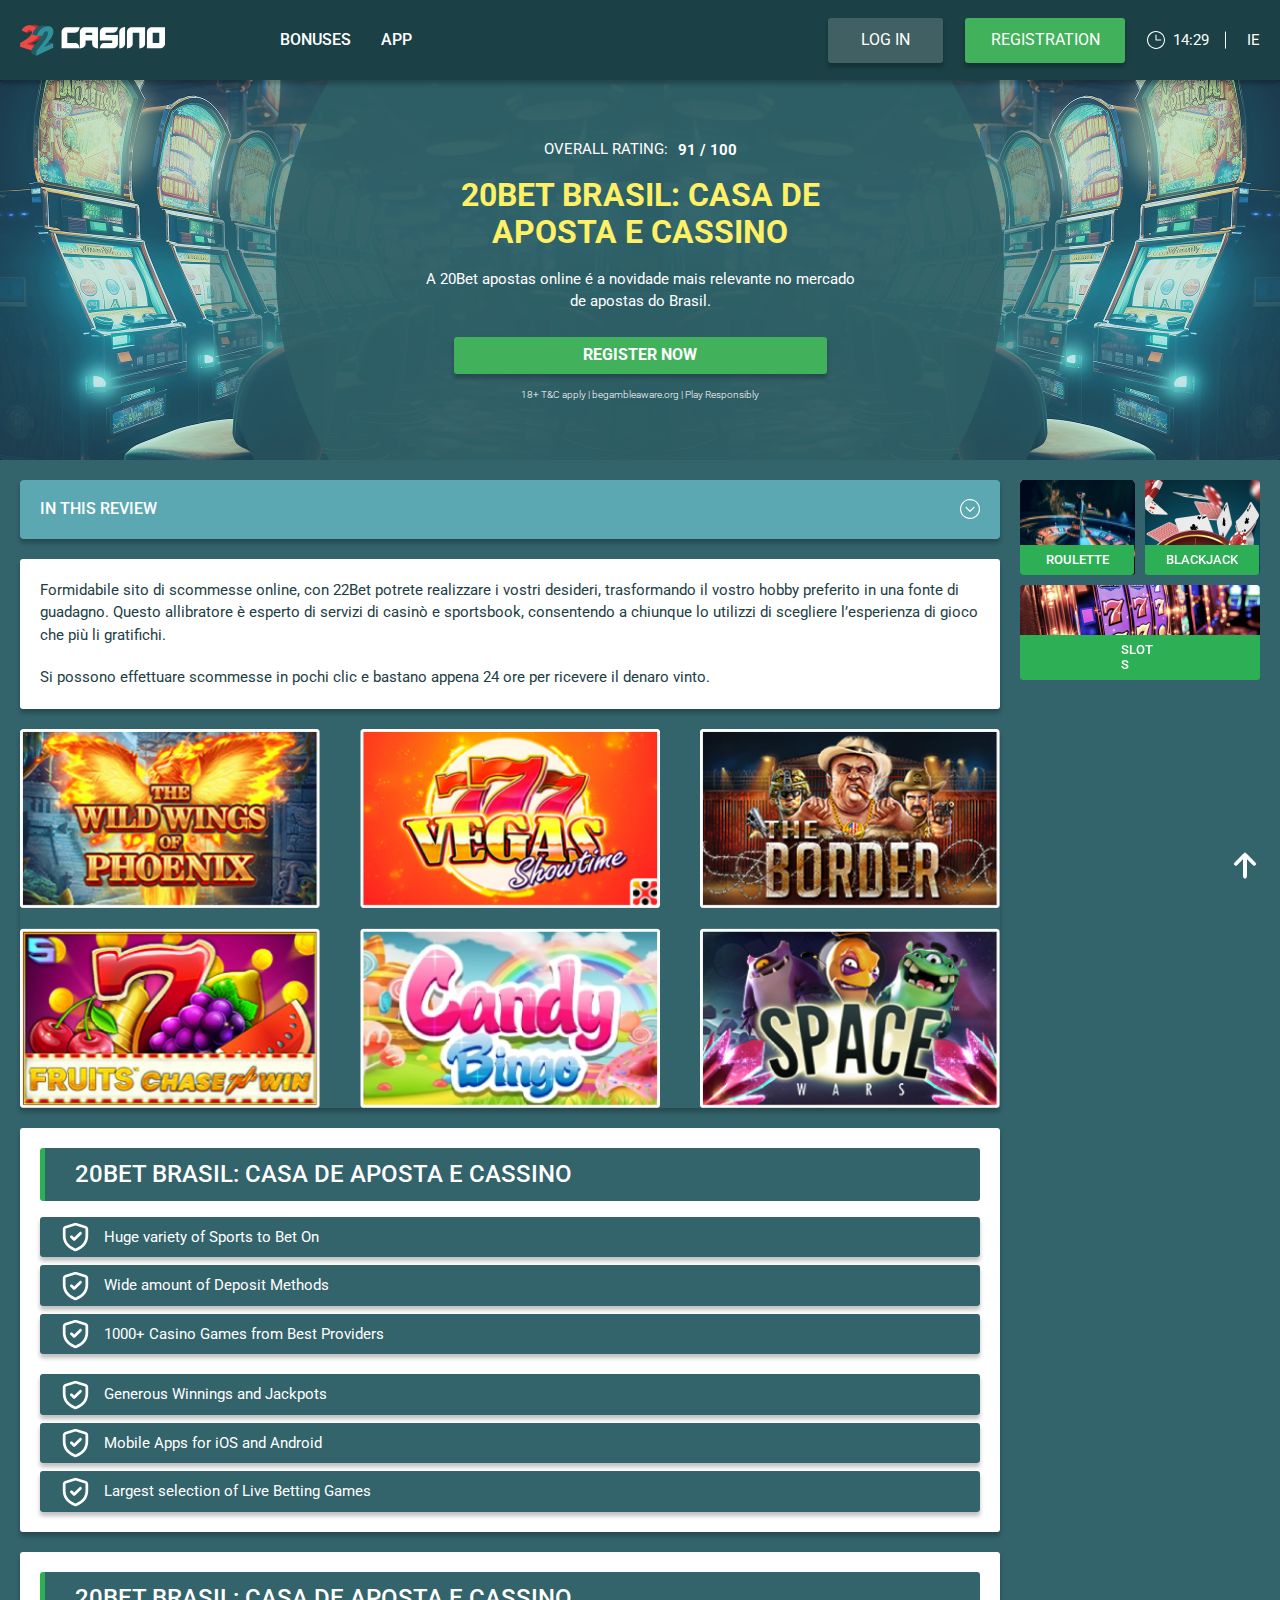
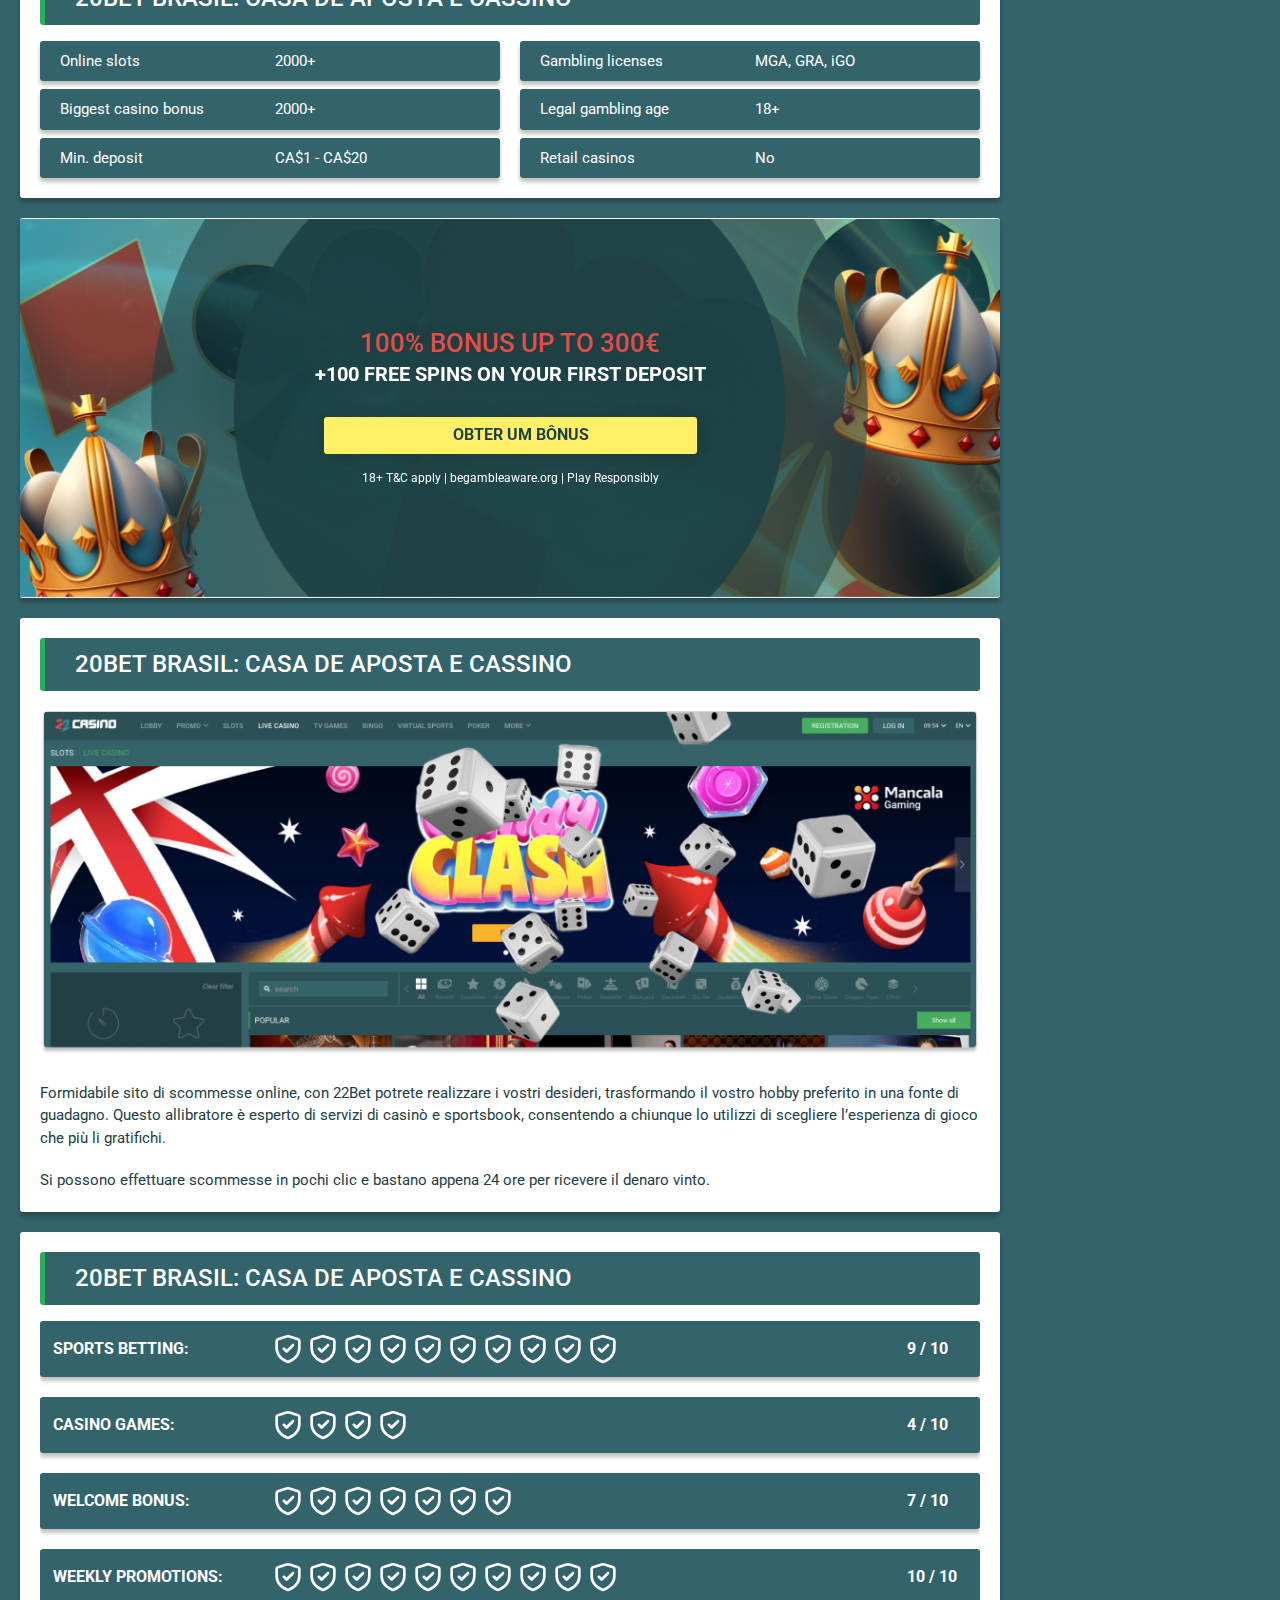
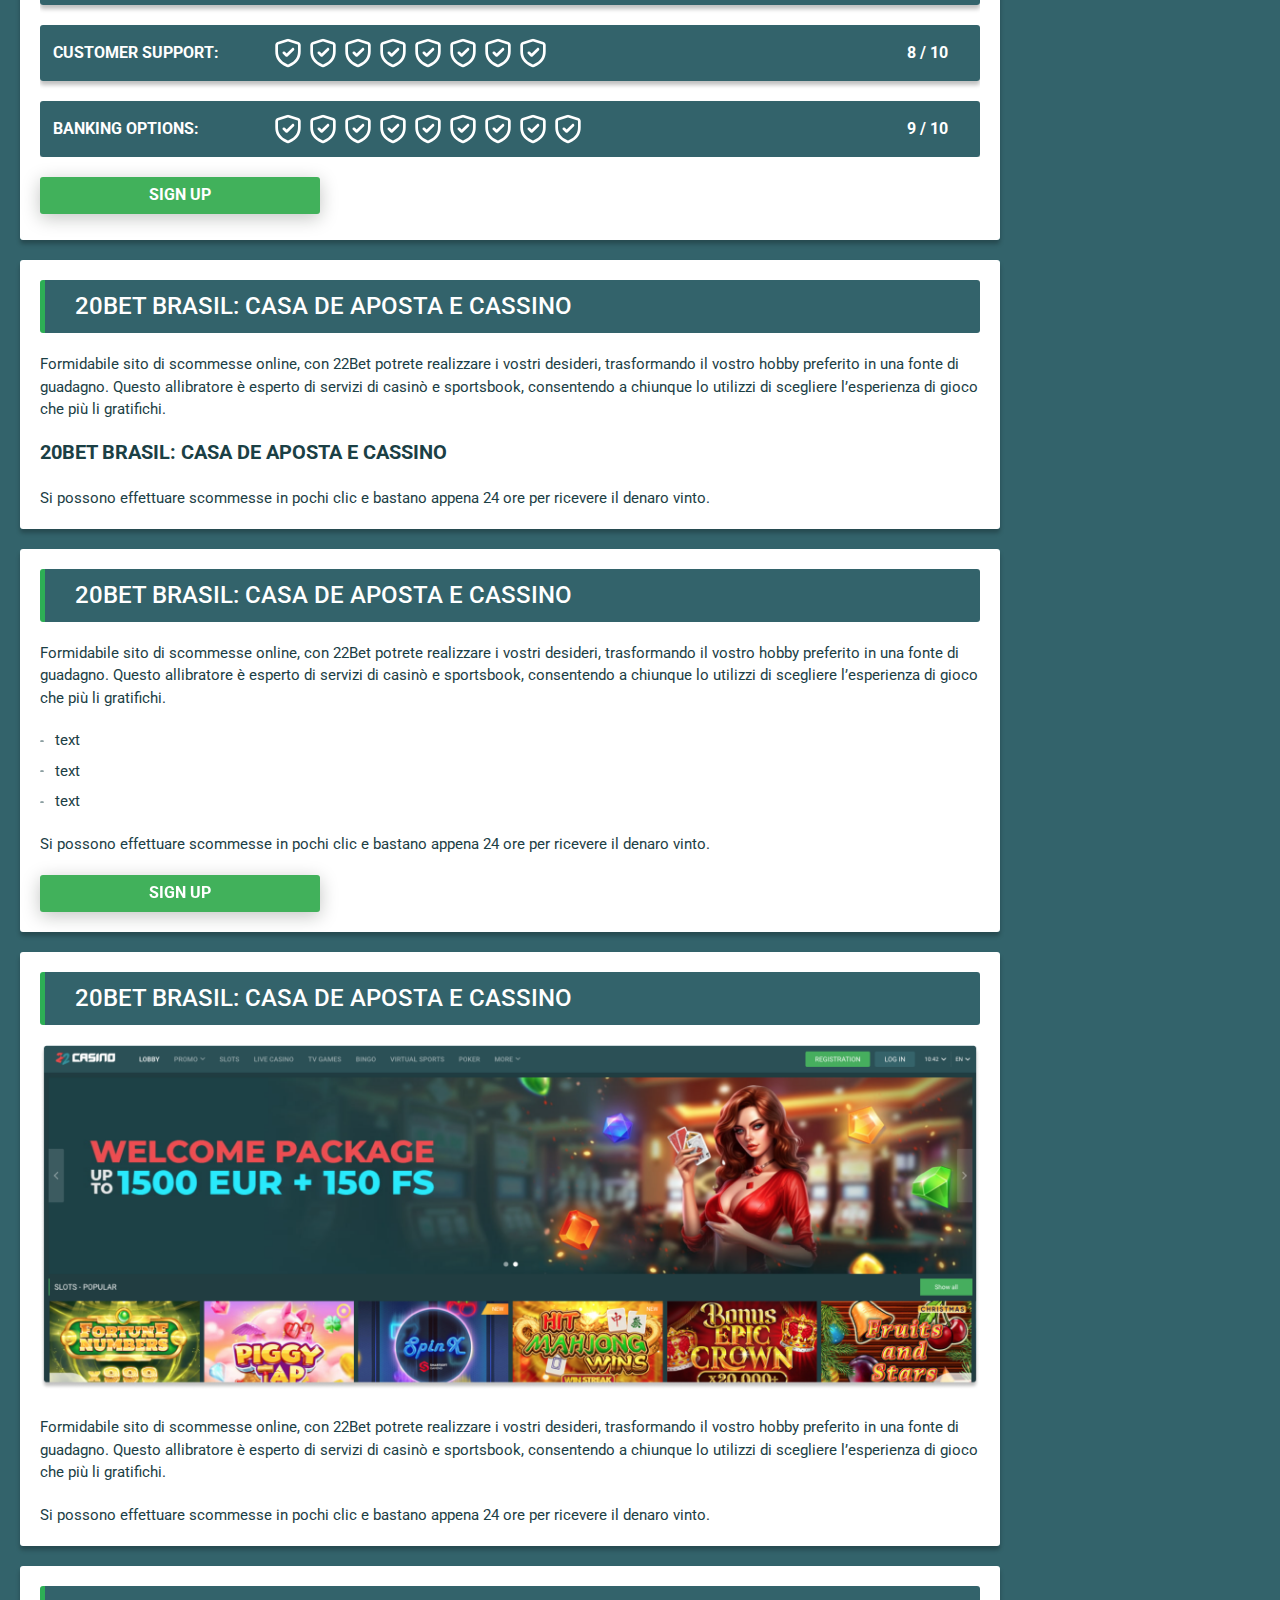
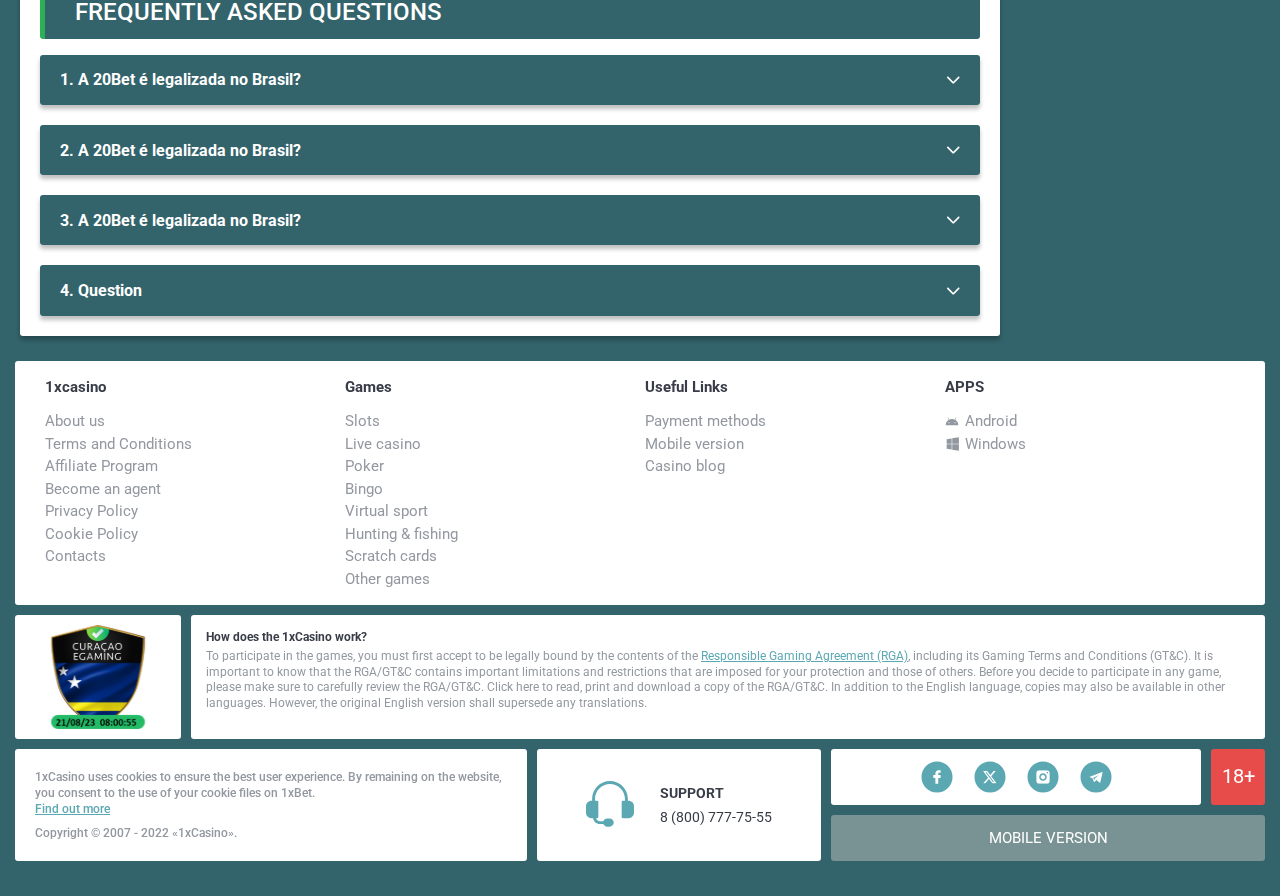
<file: index.html>
<!DOCTYPE html>
<html lang="ie">
  <head>
    <meta charset="UTF-8" />
   
    <meta name="viewport" content="width=device-width, initial-scale=1.0" />
    <title>20Bet Brasil: casa de aposta e cassino</title>
    <meta name="description" content />
    <meta property="og:site_name" content />
    <meta property="og:title" content />
    <meta property="og:type" content="website" />
    <meta property="og:url" content />
    <meta property="og:image" content />
    <meta property="og:image:alt" content />
    <meta property="og:locale" content="ie" />
    <meta property="og:description" content />
    <link rel="preconnect" href="https://fonts.googleapis.com" />
    <link rel="preconnect" href="https://fonts.gstatic.com" crossorigin />
    <link
      href="https://fonts.googleapis.com/css2?family=Poppins&family=Roboto:wght@400;500;700&display=swap"
      rel="stylesheet"
    />
    <link rel="stylesheet" href="./css/reset.css" />
    <link rel="stylesheet" href="./css/main.css" />
    <link rel="stylesheet" href="./css/media.css"/>
    <link rel="icon" href="./images/favicon.png" type="image/x-icon"/>
    <script
    src="https://code.jquery.com/jquery-3.6.1.min.js"
    integrity="sha256-o88AwQnZB+VDvE9tvIXrMQaPlFFSUTR+nldQm1LuPXQ="
    crossorigin="anonymous"
  ></script>
  </head>
  <body>
    <header class="header">
      <section class="content header__content">
        <a href="#" class="logo header__logo"
          ><img src="./images/logo.svg" alt="logo" title
        /></a>
        <button class="header__btn-menu" >
          <svg width="16px" height="16px" viewBox="0 0 16 16" xmlns="http://www.w3.org/2000/svg">
              <rect y="0" width="16" height="3" rx="1.5"></rect>
              <rect y="6.5" width="16" height="3" rx="1.5"></rect>
              <rect y="13" width="16" height="3" rx="1.5"></rect>
            </svg>
        </button>

          <nav class="menu header__menu">
            <ul class="header__menu-list">
               
              <li>
                <a href="#">
                 Bonuses
                </a>
              </li>
              <li>
                <a href="#">
                 App
                </a>
              </li>
            </ul>
            <div class="header__button header__button-menu " >
              <a href="#" class="button  button__login-menu">log in</a>
              <a href="#" class="button button__menu">registration</a>
            </div>
           
          </nav>
            <a href="#" class="button button__login">log in</a>
            <a href="#" class="button button__singup">registration</a>
            <div id="clock" class="header__time">00:00</div>
            <a href="" class="header__flag">
                <span>ie</span>
                
              </a>
      </section>
    </header>
     <main class="main home main-page">
      <section class=" hero hero__page ">
           
        <div class="background background-page">
          <img src="./images/main/bg-main.png" alt="hero" title />
          
        </div>
        <div class="hero__wrapper hero__wrapper-page">
          <div class="hero__data hero__data-page">
            <div class="hero__rating" itemscope itemtype="http://schema.org/Game">
              <p>Overall Rating:</p>
              <meta itemprop="name" content="https://22casino22.ie/">
              <span itemprop="aggregateRating" itemscope itemtype="http://schema.org/AggregateRating">
                <span itemprop="ratingValue">91</span>
              <span>/</span> 
              <span itemprop="bestRating">100</span>
              <meta itemprop="reviewCount" content="100">
              </span>
            </div>
            <h1 class="title general hero__title">
              20Bet Brasil: casa de aposta e cassino
            </h1>
            <p>A 20Bet apostas online é a novidade mais relevante no mercado de apostas do Brasil.</p>
            <a href="#" class="button  hero__button">REGISTER NOW</a>
            <span class="hero__span">18+ T&C apply | begambleaware.org | Play Responsibly</span>
          </div>
         
        </div>
      </section>
      <section class="main__wrap main__wrap-page">
        <aside class="sidebar sidebar-left ">
           
              
                <div class="sidebar-left__review">
                  <div class="menu__review-desk sidebar__desk">In this review</div>
                  <ul class="menu__review sidebar__list">
                    <li><a href="#">Review of 20Bet</a></li>
                    <li><a href="#">Registration</a></li>
                    <li><a href="#">Layouts and navigation</a></li>
                    <li><a href="#">20Bet Betting </a></li>
                    <li><a href="#">Sports offers</a></li>
                    <li><a href="#">Sports betting</a></li>
                    <li><a href="#">Live betting</a></li>
                    <li><a href="#">Live stream</a></li>
                    <li><a href="#">Cash out</a></li>
                    
                  </ul>
                </div>
             
        </aside>
       <section class="content__wrapper content__wrapper-page ">

          <section class="content menu-review__content">
              

            
                <div class="menu__review-desk menu__review-content">In this review</div>
                <ul class="menu__review menu__review-list">
                  <li><a href="#">Review of 20Bet</a></li>
                  <li><a href="#">Registration</a></li>
                  <li><a href="#">Layouts and navigation</a></li>
                  <li><a href="#">20Bet Betting </a></li>
                  <li><a href="#">Sports offers</a></li>
                  <li><a href="#">Sports betting</a></li>
                  <li><a href="#">Live betting</a></li>
                  <li><a href="#">Live stream</a></li>
                  <li><a href="#">Cash out</a></li>
                  
                </ul>
             
          
          </section>
          <section class="content article">
            <p>
              Formidabile sito di scommesse online, con 22Bet potrete realizzare
              i vostri desideri, trasformando il vostro hobby preferito in una
              fonte di guadagno. Questo allibratore è esperto di servizi di
              casinò e sportsbook, consentendo a chiunque lo utilizzi di
              scegliere l’esperienza di gioco che più li gratifichi.
            </p>
            <p>
              Si possono effettuare scommesse in pochi clic e bastano appena 24
              ore per ricevere il denaro vinto.
            </p>
          </section>
          <section class="content games">
            <ul class="games__list">
              <li><a href="#"><img src="./images/main/card-main1.png" alt="games" title></a></li>
              <li><a href="#"><img src="./images/main/card-main2.png" alt="games" title></a></li>
              <li><a href="#"><img src="./images/main/card-main3.png" alt="games" title></a></li>
              <li><a href="#"><img src="./images/main/card-main4.png" alt="games" title></a></li>
              <li><a href="#"><img src="./images/main/card-main5.png" alt="games" title></a></li>
              <li><a href="#"><img src="./images/main/card-main6.png" alt="games" title></a></li>
            </ul>
          </section>
          <section class="content features">
            <h2 class="title high features__title">20Bet Brasil: Casa de Aposta e Cassino</h2>
           <div class="features__wrap">
            <ul class="features__list">
                <li>Huge variety of Sports to Bet On</li>
                <li>Wide amount of Deposit Methods</li>
                <li>1000+ Casino Games from Best Providers</li>
            </ul>
            <ul class="features__list">
                <li>Generous Winnings and Jackpots</li>
                <li>Mobile Apps for iOS and Android</li>
                <li>Largest selection of Live Betting Games</li>
           </ul> 
           </div>
           </section> 
           <section class="content features">
            <h2 class="title high features__title">20Bet Brasil: Casa de Aposta e Cassino</h2>
           <div class="features__wrap">
            
              <table class="features__table">
               <tbody class="features__group">
                 
                   <tr>
                   <td>Online slots</td>
                   <td>2000+</td>
                  </tr>
                  <tr>
                   <td>Biggest casino bonus</td>
                   <td>2000+</td>
                  </tr>
                  <tr>
                   <td>Min. deposit</td>
                   <td>CA$1 - CA$20</td>
                  </tr>
               </tbody>
               <tbody class="features__group">
                     <tr>
                     <td>Gambling licenses</td>
                     <td>MGA, GRA, iGO</td>
                   </tr>
                   <tr>
                     <td>Legal gambling age</td>
                     <td>18+</td>
                   </tr>
                   <tr>
                     <td>Retail casinos</td>
                     <td>No</td>
                   </tr>
                
               </tbody>
             </table>
            
           </div>
           </section>   
          <section class="content banner">
           
            <div class="background banner__backgroud">
              <img
                src="./images/main/banner-main.png"
                alt="banner"
                title
              />
             
            </div>
            <div class="banner__info">
              <h2 class="title high banner__title">
                100% BONUS UP TO 300€
                <span >+100 free spins on your first deposit</span>
              </h2>
              <a href="#" class="button banner__button">Obter um Bônus</a>
              <span class="banner__span">18+ T&C apply | begambleaware.org | Play Responsibly</span>
            </div>
          </section>
          <section class="content article">
            <h2 class="title high article__title">20Bet Brasil: Casa de Aposta e Cassino</h2>
            <div class="images">
                <img src="./images/main/image1-main.png" alt="banner" title />
              </div>
            <p>
              Formidabile sito di scommesse online, con 22Bet potrete realizzare
              i vostri desideri, trasformando il vostro hobby preferito in una
              fonte di guadagno. Questo allibratore è esperto di servizi di
              casinò e sportsbook, consentendo a chiunque lo utilizzi di
              scegliere l’esperienza di gioco che più li gratifichi.
            </p>
            <p>
              Si possono effettuare scommesse in pochi clic e bastano appena 24
              ore per ricevere il denaro vinto.
            </p>
           
          </section>
          <section class="content ratings ">
            <h2 class="ratings__title title high">
              20Bet Brasil: Casa de Aposta e Cassino
            </h2>
            
            <div class="rating__table table">
              <table>
                  <td>Sports Betting:</td>
                  <td>
                    <img src="./images/main/ratings-icon.svg" alt="ratings" title>
                    <img src="./images/main/ratings-icon.svg" alt="ratings" title>
                    <img src="./images/main/ratings-icon.svg" alt="ratings" title>
                    <img src="./images/main/ratings-icon.svg" alt="ratings" title>
                    <img src="./images/main/ratings-icon.svg" alt="ratings" title>
                    <img src="./images/main/ratings-icon.svg" alt="ratings" title>
                    <img src="./images/main/ratings-icon.svg" alt="ratings" title>
                    <img src="./images/main/ratings-icon.svg" alt="ratings" title>
                    <img src="./images/main/ratings-icon.svg" alt="ratings" title>
                    <img src="./images/main/ratings-icon.svg" alt="ratings" title>
                    
                  </td>
                  <td> <span class="ratings__data">
                    <span>9</span>
                    <span>/</span>
                    <span>10</span>
                  </span></td>
                </tr>
                <tr>
                  <td>Casino Games:</td>
                  <td>
                    <img src="./images/main/ratings-icon.svg" alt="ratings" title>
                    <img src="./images/main/ratings-icon.svg" alt="ratings" title>
                    <img src="./images/main/ratings-icon.svg" alt="ratings" title>
                    <img src="./images/main/ratings-icon.svg" alt="ratings" title>
                    
                  </td>
                  <td><span class="ratings__data">
                    <span>4</span>
                    <span>/</span>
                    <span>10</span>
                  </span></td>
                </tr>
                <tr> 
                  <td>Welcome Bonus:</td>
                  <td>
                    
                    <img src="./images/main/ratings-icon.svg" alt="ratings" title>
                    <img src="./images/main/ratings-icon.svg" alt="ratings" title>
                    <img src="./images/main/ratings-icon.svg" alt="ratings" title>
                    <img src="./images/main/ratings-icon.svg" alt="ratings" title>
                    <img src="./images/main/ratings-icon.svg" alt="ratings" title>
                    <img src="./images/main/ratings-icon.svg" alt="ratings" title>
                    <img src="./images/main/ratings-icon.svg" alt="ratings" title>
                  </td>
                  <td><span class="ratings__data">
                    <span>7</span>
                    <span>/</span>
                    <span>10</span>
                  </span></td>
                </tr>
                <tr>
                  <td>Weekly Promotions:</td>
                  <td>
                    <img src="./images/main/ratings-icon.svg" alt="ratings" title>
                    <img src="./images/main/ratings-icon.svg" alt="ratings" title>
                    <img src="./images/main/ratings-icon.svg" alt="ratings" title>
                    <img src="./images/main/ratings-icon.svg" alt="ratings" title>
                    <img src="./images/main/ratings-icon.svg" alt="ratings" title>
                    <img src="./images/main/ratings-icon.svg" alt="ratings" title>
                    <img src="./images/main/ratings-icon.svg" alt="ratings" title>
                    <img src="./images/main/ratings-icon.svg" alt="ratings" title>
                    <img src="./images/main/ratings-icon.svg" alt="ratings" title>
                    <img src="./images/main/ratings-icon.svg" alt="ratings" title>
                  </td>
                  <td><span class="ratings__data">
                    <span>10</span>
                    <span>/</span>
                    <span>10</span>
                  </span></td>
                </tr>
                <tr>
                  <td>Customer Support:</td>
                  <td>
                    <img src="./images/main/ratings-icon.svg" alt="ratings" title>
                    <img src="./images/main/ratings-icon.svg" alt="ratings" title>
                    <img src="./images/main/ratings-icon.svg" alt="ratings" title>
                    <img src="./images/main/ratings-icon.svg" alt="ratings" title>
                    <img src="./images/main/ratings-icon.svg" alt="ratings" title>
                    <img src="./images/main/ratings-icon.svg" alt="ratings" title>
                    <img src="./images/main/ratings-icon.svg" alt="ratings" title>
                    <img src="./images/main/ratings-icon.svg" alt="ratings" title>
          
                  </td>
                  <td><span class="ratings__data">
                    <span>8</span>
                    <span>/</span>
                    <span>10</span>
                  </span></td>
                </tr>
                <tr>
                  <td>Banking Options:</td>
                  <td>
                    <img src="./images/main/ratings-icon.svg" alt="ratings" title>
                    <img src="./images/main/ratings-icon.svg" alt="ratings" title>
                    <img src="./images/main/ratings-icon.svg" alt="ratings" title>
                    <img src="./images/main/ratings-icon.svg" alt="ratings" title>
                    <img src="./images/main/ratings-icon.svg" alt="ratings" title>
                    <img src="./images/main/ratings-icon.svg" alt="ratings" title>
                    <img src="./images/main/ratings-icon.svg" alt="ratings" title>
                    <img src="./images/main/ratings-icon.svg" alt="ratings" title>
                    <img src="./images/main/ratings-icon.svg" alt="ratings" title>
          
                  </td>
                  <td><span class="ratings__data">
                    <span>9</span>
                    <span>/</span>
                    <span>10</span>
                  </span></td>
                </tr>
              </table>
            </div>
         
            <a href="#" class="button ratings__button">sign up</a>
          </section>
          <section class="content article">
            <h2 class="title high article__title">20Bet Brasil: Casa de Aposta e Cassino</h2>
            <p>
              Formidabile sito di scommesse online, con 22Bet potrete realizzare
              i vostri desideri, trasformando il vostro hobby preferito in una
              fonte di guadagno. Questo allibratore è esperto di servizi di
              casinò e sportsbook, consentendo a chiunque lo utilizzi di
              scegliere l’esperienza di gioco che più li gratifichi.
            </p>

            <h3>20Bet Brasil: Casa de Aposta e Cassino</h3>

            <p>
              Si possono effettuare scommesse in pochi clic e bastano appena 24
              ore per ricevere il denaro vinto.
            </p>
            
          </section>
          <section class="content article">
            <h2 class="title high article__title">20Bet Brasil: Casa de Aposta e Cassino</h2>
            <p>
              Formidabile sito di scommesse online, con 22Bet potrete realizzare
              i vostri desideri, trasformando il vostro hobby preferito in una
              fonte di guadagno. Questo allibratore è esperto di servizi di
              casinò e sportsbook, consentendo a chiunque lo utilizzi di
              scegliere l’esperienza di gioco che più li gratifichi.
            </p>
            <ul>
              <li>text</li>
              <li>text</li>
              <li>text</li>
            </ul>
            <p>
              Si possono effettuare scommesse in pochi clic e bastano appena 24
              ore per ricevere il denaro vinto.
            </p>
            <a href="#" class="button article__button">sign up</a>
          </section>
          <section class="content article">
            <h2 class="title high article__title">20Bet Brasil: Casa de Aposta e Cassino</h2>
            <div class="images">
                <img src="./images/main/image2-main.png" alt="banner" title/>
              </div>
            <p>
              Formidabile sito di scommesse online, con 22Bet potrete realizzare
              i vostri desideri, trasformando il vostro hobby preferito in una
              fonte di guadagno. Questo allibratore è esperto di servizi di
              casinò e sportsbook, consentendo a chiunque lo utilizzi di
              scegliere l’esperienza di gioco che più li gratifichi.
            </p>
            <p>
              Si possono effettuare scommesse in pochi clic e bastano appena 24
              ore per ricevere il denaro vinto.
            </p>
            
          </section>
          
        
          <section class="content faq">
            <h2 class="title high faq__title">Frequently Asked Questions</h2>
            <ul class="faq__list " itemscope itemtype="https://schema.org/FAQPage">
              <li class="faq__item"  itemscope itemprop="mainEntity" itemtype="https://schema.org/Question">
                <h3 class="title medium faq__subtitle js-button-expander"  itemprop="name">1. A 20Bet é legalizada no Brasil?
                 </h3>
                <div  class="faq__answer js-expand-content" itemscope  itemprop="acceptedAnswer" itemtype="https://schema.org/Answer">
                  <p  itemprop="text">
                    Sim, a casa de apostas tem licença emitida por Curaçao, que é reconhecida no Brasil e a permite atuar por aqui.
                  </p>
                </div>
              </li>
              <li class="faq__item"  itemscope itemprop="mainEntity" itemtype="https://schema.org/Question">
                <h3 class="title medium faq__subtitle js-button-expander"  itemprop="name">2. A 20Bet é legalizada no Brasil?</h3>
                <div class="faq__answer js-expand-content" itemscope  itemprop="acceptedAnswer" itemtype="https://schema.org/Answer">
                  <p  itemprop="text">
                    Sim, a casa de apostas tem licença emitida por Curaçao, que é reconhecida no Brasil e a permite atuar por aqui.
                  </p>
                </div>
              </li> 
              <li class="faq__item"  itemscope itemprop="mainEntity" itemtype="https://schema.org/Question">
                <h3 class="title medium faq__subtitle js-button-expander"  itemprop="name">3. A 20Bet é legalizada no Brasil?</h3>
                <div class="faq__answer js-expand-content" itemscope  itemprop="acceptedAnswer" itemtype="https://schema.org/Answer">
                  <p  itemprop="text">
                    Sim, a casa de apostas tem licença emitida por Curaçao, que é reconhecida no Brasil e a permite atuar por aqui.
                  </p>
                </div>
              </li> 
              <li class="faq__item"  itemscope itemprop="mainEntity" itemtype="https://schema.org/Question">
                <h3 class="title medium faq__subtitle js-button-expander"  itemprop="name">4. Question</h3>
                <div class="faq__answer js-expand-content" itemscope  itemprop="acceptedAnswer" itemtype="https://schema.org/Answer">
                  <p  itemprop="text">
                    Sim, a casa de apostas tem licença emitida por Curaçao, que é reconhecida no Brasil e a permite atuar por aqui.
                  </p>
                </div>
              </li> 
            </ul>
          </section>
          
        </section> 
        <aside class="sidebar sidebar-right ">
          <div class="sidebar__cards">
            <a href="#"><img src="./images/sidebar/roulette.png" width="115" alt="roulette" title>
            <div class="sidebar__text sidebar__text-first">Roulette</div></a>
            <a href="#"><img src="./images/sidebar/blackjack.png" width="115" alt="blackjack" title>
              <div class="sidebar__text">Blackjack</div></a>
            
           
           <a href="#"><img src="./images/sidebar/slots.png" width="240" alt="slots" title>
            <div class="sidebar__text sidebar__text-last">Slots</div></a>
           </div>
        </aside> 
        <div class=""  onclick="scrollToTop()">
          <button class="main__arrow" id="scrollToTopBtn"></button>
        </div> 
        
      </section>
    </main> 
     <footer class=" footer ">
      <section class=" footer__content">
        <ul class="footer__menu">
          <li>
            <div>1хcasino</div>
            <ul class="footer__info">
              <li><a href="#">About us
              </a></li>
              <li><a href="#">Terms and Conditions</a></li>
              <li><a href="#">Affiliate Program
              </a></li>
              <li><a href="#">Become an agent
              </a></li>
              <li><a href="#">Privacy Policy
              </a></li>
              <li><a href="#">Сookie Policy
              </a></li>
              <li><a href="#">Contacts</a></li>
            
            </ul>
          </li>
          <li>
            <div>Games</div>
            <ul class="footer__info">
              <li><a href="#">Slots</a></li>
              <li><a href="#">Live casino</a></li>
              <li><a href="#">Poker</a></li>
              <li><a href="#">Bingo</a></li>
              <li><a href="#">Virtual sport</a></li>
              <li><a href="#">Hunting & fishing</a></li>
              <li><a href="#">Scratch cards</a></li>
              <li><a href="#">Other games</a></li>
            </ul>
          </li>
          <li>
            <div>Useful Links</div>
            <ul class="footer__info">
              <li><a href="#">Payment methods</a></li>
              <li><a href="#">Mobile version</a></li>
              <li><a href="#">Casino blog</a></li>
            </ul>
          </li>
          <li>
            <div>APPS
            </div>
            <ul class="footer__info">
              <li><a href="#" class="footer__android">Android</a></li>
              <li><a href="#" class="footer__windows">Windows</a></li>
              
            </ul>
          </li>
        </ul>
      <div class="footer__wrapper">
         <div class="footer__image"> 
        <img src="./images/footer-frame.svg" alt="" title="">
      </div>
       <div class="footer__desc"><p class="footer__desc-question">How does the 1xCasino work?</p>
       <p>To participate in the games, you must first accept to be legally bound by the contents of the <a class="footer__desc-link" href="#" class="">Responsible Gaming Agreement (RGA)</a>, including its Gaming Terms and Conditions (GT&C). It is important to know that the RGA/GT&C contains important limitations and restrictions that are imposed for your protection and those of others. Before you decide to participate in any game, please make sure to carefully review the RGA/GT&C. Click here to read, print and download a copy of the RGA/GT&C. In addition to the English language, copies may also be available in other languages. However, the original English version shall supersede any translations.</p></div>
      </div>
        
          <div class="footer__text">
            <p>
              1xCasino uses cookies to ensure the best user experience. By remaining on the website, you consent to the use of your cookie files on 1xBet. 
              <a class="footer__desc-link" href="#">Find out more</a>
            </p>
            <p>Copyright &copy; 2007 - 2022 «1xCasino».</p>
          </div>
          <div class="footer__support">
          <img src="./images/support.svg" alt="" title>
         <div class="footer__support-text">
           <p>SUPPORT</p>
          <a href="tel:+88007777555">8 (800) 777-75-55</a>
         </div>
        </div>
       <div class="footer__information">
        <div class="footer__social">
         <ul class="footer__links">
          <li><a href="#"><img src="./images/facebook.svg" alt=""title></a></li>
           <li><a href="#"><img src="./images/twitter.svg" alt=""title></a></li>
            <li><a href="#"><img src="./images/instagram.svg" alt=""title></a></li>
             <li><a href="#"><img src="./images/telegram.svg" alt=""title></a></li>
        </ul>
         <div class="footer__age"> 18+
            <!-- <img src="./images/age.svg" alt="age" title /> -->
          </div>
       </div>
          <div class="footer__mob"><a href="#">MOBILE VERSION</a></div>
        </div>
       
       
      </section>
    </footer>
    <script src="./js/arrowUp.js" defer></script>
    <script src="./js/sidebar.js" defer></script>
    <script src="./js/expander.js" defer></script>
    <script src="./js/mobile-menu.js" defer></script>
    <script src="./js/clock.js" defer></script>
  </body>
</html>
</file>
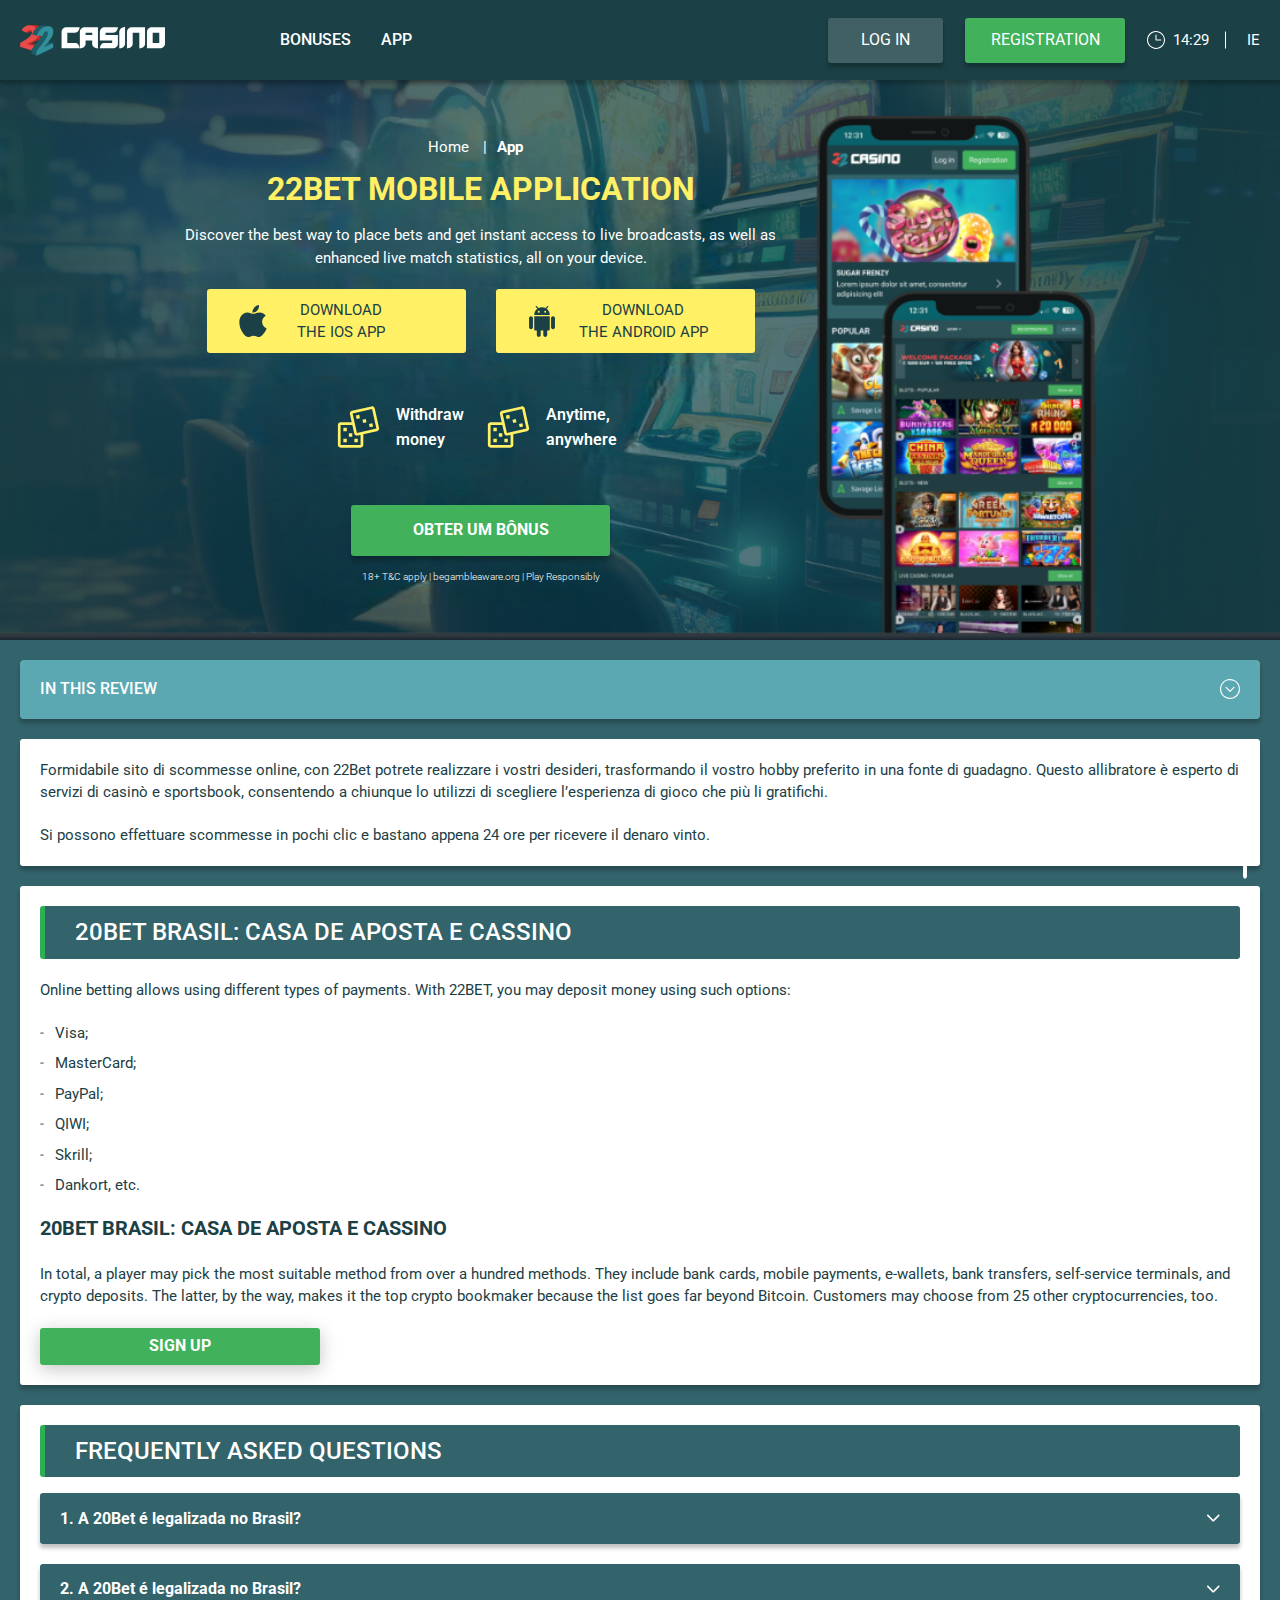
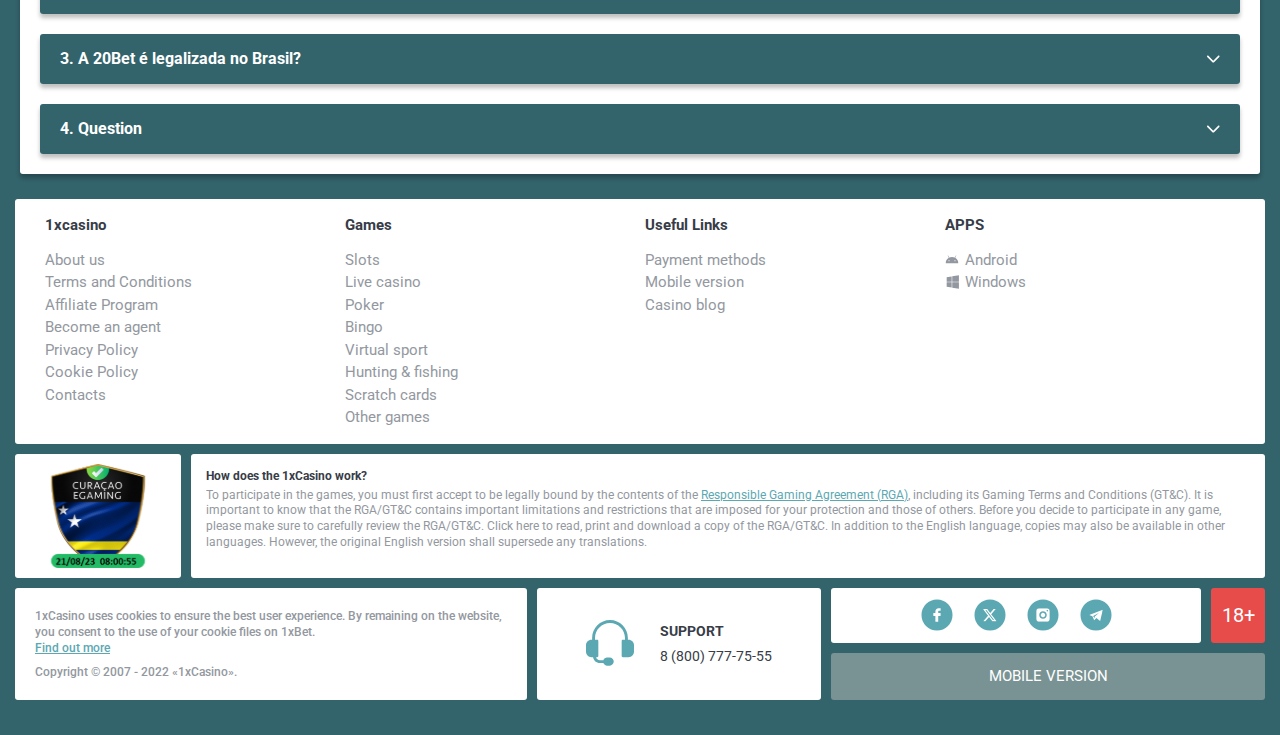
<file: app.html>
<!DOCTYPE html>
<html lang="ie">
  <head>
    <meta charset="UTF-8" />

    <meta name="viewport" content="width=device-width, initial-scale=1.0" />
    <title>20Bet Brasil: casa de aposta e cassino</title>
    <meta name="description" content />
    <meta property="og:site_name" content />
    <meta property="og:title" content />
    <meta property="og:type" content="website" />
    <meta property="og:url" content />
    <meta property="og:image" content />
    <meta property="og:image:alt" content />
    <meta property="og:locale" content="ie" />
    <meta property="og:description" content />
    <link rel="preconnect" href="https://fonts.googleapis.com" />
    <link rel="preconnect" href="https://fonts.gstatic.com" crossorigin />
    <link
      href="https://fonts.googleapis.com/css2?family=Poppins&family=Roboto:wght@400;500;700&display=swap"
      rel="stylesheet"
    />
    <link rel="stylesheet" href="./css/reset.css" />
    <link rel="stylesheet" href="./css/main.css" />
    <link rel="stylesheet" href="./css/media.css" />
    <link rel="icon" href="./images/favicon.png" type="image/x-icon" />
    <script
      src="https://code.jquery.com/jquery-3.6.1.min.js"
      integrity="sha256-o88AwQnZB+VDvE9tvIXrMQaPlFFSUTR+nldQm1LuPXQ="
      crossorigin="anonymous"
    ></script>
  </head>
  <body>
    <header class="header">
      <section class="content header__content">
        <a href="#" class="logo header__logo"
          ><img src="./images/logo.svg" alt="logo" title
        /></a>
        <button class="header__btn-menu">
          <svg
            width="16px"
            height="16px"
            viewBox="0 0 16 16"
            xmlns="http://www.w3.org/2000/svg"
          >
            <rect y="0" width="16" height="3" rx="1.5"></rect>
            <rect y="6.5" width="16" height="3" rx="1.5"></rect>
            <rect y="13" width="16" height="3" rx="1.5"></rect>
          </svg>
        </button>

        <nav class="menu header__menu">
          <ul class="header__menu-list">
            <li>
              <a href="#"> Bonuses </a>
            </li>
            <li>
              <a href="#"> App </a>
            </li>
          </ul>
          <div class="header__button header__button-menu">
            <a href="#" class="button button__login-menu">log in</a>
            <a href="#" class="button button__menu">registration</a>
          </div>
        </nav>

        <a href="#" class="button button__login">log in</a>
        <a href="#" class="button button__singup">registration</a>
        <div id="clock" class="header__time">00:00</div>
        <a href="" class="header__flag">
          <span>ie</span>
        </a>
      </section>
    </header>
    <main class="main home main-page">
      <section class="hero hero__page hero__page-app">
        <div class="background background-page">
          <img src="./images/app/bg-app.png" alt="hero" title />
        </div>
        <div class="hero__wrapper hero__wrapper-page">
          <div class="hero__data hero__data-page hero__data-app">
            <ul
              class="breadcrumbs breadcrumbs-app"
              itemscope
              itemtype="https://schema.org/BreadcrumbList"
            >
              <li
                itemprop="itemListElement"
                itemscope
                itemtype="https://schema.org/ListItem"
              >
                <a href="#" itemprop="item">
                  <span itemprop="name">Home</span></a
                >
                <meta itemprop="position" content="1" />
              </li>
              <li
                itemprop="itemListElement"
                itemscope
                itemtype="https://schema.org/ListItem"
              >
                <a href="#" itemprop="item">
                  <span itemprop="name">App</span></a
                >
                <meta itemprop="position" content="2" />
              </li>
            </ul>
            <h1 class="title general hero__title">22bet mobile application</h1>
            <p>
              Discover the best way to place bets and get instant access to live
              broadcasts, as well as enhanced live match statistics, all on your
              device.
            </p>
            <div class="button__wrap-app">
                <a href="#" class="banner__btn banner__btn-app">
                Download </br>
                the IOS app
                </a>
                <a href="#" class="banner__btn banner__btn-android"
                  >Download </br> the Android app</a
                >
              </div>
              <ul class="hero__list">
                <li>Withdraw money</li>
                <li>Anytime, anywhere</li>
              </ul>
            <a href="#" class="button hero__button hero__button-app">Obter um Bônus</a>
            <span class="hero__span hero__span-app">18+ T&C apply | begambleaware.org | Play Responsibly</span>
          </div>
        </div>
      </section>
      <section class="main__wrap main__wrap-page">
        <aside class="sidebar sidebar-left">
          <div class="sidebar-left__review">
            <div class="menu__review-desk sidebar__desk">In this review</div>
            <ul class="menu__review sidebar__list">
              <li><a href="#">Review of 20Bet</a></li>
              <li><a href="#">Registration</a></li>
              <li><a href="#">Layouts and navigation</a></li>
              <li><a href="#">20Bet Betting </a></li>
              <li><a href="#">Sports offers</a></li>
              <li><a href="#">Sports betting</a></li>
              <li><a href="#">Live betting</a></li>
              <li><a href="#">Live stream</a></li>
              <li><a href="#">Cash out</a></li>
            </ul>
          </div>
        </aside>
        <section class="content__wrapper content__wrapper-page content__wrapper-page-app">
          <section class="content menu-review__content">
            <div class="menu__review-desk menu__review-content">
              In this review
            </div>
            <ul class="menu__review menu__review-list">
              <li><a href="#">Review of 20Bet</a></li>
              <li><a href="#">Registration</a></li>
              <li><a href="#">Layouts and navigation</a></li>
              <li><a href="#">20Bet Betting </a></li>
              <li><a href="#">Sports offers</a></li>
              <li><a href="#">Sports betting</a></li>
              <li><a href="#">Live betting</a></li>
              <li><a href="#">Live stream</a></li>
              <li><a href="#">Cash out</a></li>
            </ul>
          </section>
          <section class="content article">
           
            <p>
              Formidabile sito di scommesse online, con 22Bet potrete realizzare
              i vostri desideri, trasformando il vostro hobby preferito in una
              fonte di guadagno. Questo allibratore è esperto di servizi di
              casinò e sportsbook, consentendo a chiunque lo utilizzi di
              scegliere l’esperienza di gioco che più li gratifichi.
            </p>
            <p>
              Si possono effettuare scommesse in pochi clic e bastano appena 24
              ore per ricevere il denaro vinto.
            </p>
          </section>

          <section class="content article">
            <h2 class="title high article__title">
              20Bet Brasil: Casa de Aposta e Cassino
            </h2>
            <p>
              Online betting allows using different types of payments. With
              22BET, you may deposit money using such options:
            </p>
            <ul>
              <li>Visa;</li>
              <li>MasterCard;</li>
              <li>PayPal;</li>
              <li>QIWI;</li>
              <li>Skrill;</li>
              <li>Dankort, etc.</li>
            </ul>

            <h3>20Bet Brasil: Casa de Aposta e Cassino</h3>
            
            <p>
              In total, a player may pick the most suitable method from over a
              hundred methods. They include bank cards, mobile payments,
              e-wallets, bank transfers, self-service terminals, and crypto
              deposits. The latter, by the way, makes it the top crypto
              bookmaker because the list goes far beyond Bitcoin. Customers may
              choose from 25 other cryptocurrencies, too.
            </p>
            <a href="#" class="button article__button">sign up</a>
          </section>
          <section class="content faq">
            <h2 class="title high faq__title">Frequently Asked Questions</h2>
            <ul
              class="faq__list"
              itemscope
              itemtype="https://schema.org/FAQPage"
            >
              <li
                class="faq__item"
                itemscope
                itemprop="mainEntity"
                itemtype="https://schema.org/Question"
              >
                <h3
                  class="title medium faq__subtitle js-button-expander"
                  itemprop="name"
                >
                  1. A 20Bet é legalizada no Brasil?
                </h3>
                <div
                  class="faq__answer js-expand-content"
                  itemscope
                  itemprop="acceptedAnswer"
                  itemtype="https://schema.org/Answer"
                >
                  <p itemprop="text">
                    Sim, a casa de apostas tem licença emitida por Curaçao, que
                    é reconhecida no Brasil e a permite atuar por aqui.
                  </p>
                </div>
              </li>
              <li
                class="faq__item"
                itemscope
                itemprop="mainEntity"
                itemtype="https://schema.org/Question"
              >
                <h3
                  class="title medium faq__subtitle js-button-expander"
                  itemprop="name"
                >
                  2. A 20Bet é legalizada no Brasil?
                </h3>
                <div
                  class="faq__answer js-expand-content"
                  itemscope
                  itemprop="acceptedAnswer"
                  itemtype="https://schema.org/Answer"
                >
                  <p itemprop="text">
                    Sim, a casa de apostas tem licença emitida por Curaçao, que
                    é reconhecida no Brasil e a permite atuar por aqui.
                  </p>
                </div>
              </li>
              <li
                class="faq__item"
                itemscope
                itemprop="mainEntity"
                itemtype="https://schema.org/Question"
              >
                <h3
                  class="title medium faq__subtitle js-button-expander"
                  itemprop="name"
                >
                  3. A 20Bet é legalizada no Brasil?
                </h3>
                <div
                  class="faq__answer js-expand-content"
                  itemscope
                  itemprop="acceptedAnswer"
                  itemtype="https://schema.org/Answer"
                >
                  <p itemprop="text">
                    Sim, a casa de apostas tem licença emitida por Curaçao, que
                    é reconhecida no Brasil e a permite atuar por aqui.
                  </p>
                </div>
              </li>
              <li
                class="faq__item"
                itemscope
                itemprop="mainEntity"
                itemtype="https://schema.org/Question"
              >
                <h3
                  class="title medium faq__subtitle js-button-expander"
                  itemprop="name"
                >
                  4. Question
                </h3>
                <div
                  class="faq__answer js-expand-content"
                  itemscope
                  itemprop="acceptedAnswer"
                  itemtype="https://schema.org/Answer"
                >
                  <p itemprop="text">
                    Sim, a casa de apostas tem licença emitida por Curaçao, que
                    é reconhecida no Brasil e a permite atuar por aqui.
                  </p>
                </div>
              </li>
            </ul>
          </section>
        </section>
        <div class=""  onclick="scrollToTop()">
          <button class="main__arrow" id="scrollToTopBtn"></button>
        </div> 
      </section>
    </main>
    <footer class=" footer ">
      <section class=" footer__content">
        <ul class="footer__menu">
          <li>
            <div>1хcasino</div>
            <ul class="footer__info">
              <li><a href="#">About us
              </a></li>
              <li><a href="#">Terms and Conditions</a></li>
              <li><a href="#">Affiliate Program
              </a></li>
              <li><a href="#">Become an agent
              </a></li>
              <li><a href="#">Privacy Policy
              </a></li>
              <li><a href="#">Сookie Policy
              </a></li>
              <li><a href="#">Contacts</a></li>
            
            </ul>
          </li>
          <li>
            <div>Games</div>
            <ul class="footer__info">
              <li><a href="#">Slots</a></li>
              <li><a href="#">Live casino</a></li>
              <li><a href="#">Poker</a></li>
              <li><a href="#">Bingo</a></li>
              <li><a href="#">Virtual sport</a></li>
              <li><a href="#">Hunting & fishing</a></li>
              <li><a href="#">Scratch cards</a></li>
              <li><a href="#">Other games</a></li>
            </ul>
          </li>
          <li>
            <div>Useful Links</div>
            <ul class="footer__info">
              <li><a href="#">Payment methods</a></li>
              <li><a href="#">Mobile version</a></li>
              <li><a href="#">Casino blog</a></li>
            </ul>
          </li>
          <li>
            <div>APPS
            </div>
            <ul class="footer__info">
              <li><a href="#" class="footer__android">Android</a></li>
              <li><a href="#" class="footer__windows">Windows</a></li>
              
            </ul>
          </li>
        </ul>
      <div class="footer__wrapper">
         <div class="footer__image"> 
        <img src="./images/footer-frame.svg" alt="" title="">
      </div>
       <div class="footer__desc"><p class="footer__desc-question">How does the 1xCasino work?</p>
       <p>To participate in the games, you must first accept to be legally bound by the contents of the <a class="footer__desc-link" href="#" class="">Responsible Gaming Agreement (RGA)</a>, including its Gaming Terms and Conditions (GT&C). It is important to know that the RGA/GT&C contains important limitations and restrictions that are imposed for your protection and those of others. Before you decide to participate in any game, please make sure to carefully review the RGA/GT&C. Click here to read, print and download a copy of the RGA/GT&C. In addition to the English language, copies may also be available in other languages. However, the original English version shall supersede any translations.</p></div>
      </div>
        
          <div class="footer__text">
            <p>
              1xCasino uses cookies to ensure the best user experience. By remaining on the website, you consent to the use of your cookie files on 1xBet. 
              <a class="footer__desc-link" href="#">Find out more</a>
            </p>
            <p>Copyright &copy; 2007 - 2022 «1xCasino».</p>
          </div>
          <div class="footer__support">
          <img src="./images/support.svg" alt="" title>
         <div class="footer__support-text">
           <p>SUPPORT</p>
          <a href="tel:+88007777555">8 (800) 777-75-55</a>
         </div>
        </div>
       <div class="footer__information">
        <div class="footer__social">
         <ul class="footer__links">
          <li><a href="#"><img src="./images/facebook.svg" alt=""title></a></li>
           <li><a href="#"><img src="./images/twitter.svg" alt=""title></a></li>
            <li><a href="#"><img src="./images/instagram.svg" alt=""title></a></li>
             <li><a href="#"><img src="./images/telegram.svg" alt=""title></a></li>
        </ul>
         <div class="footer__age"> 18+
            
          </div>
       </div>
          <div class="footer__mob"><a href="#">MOBILE VERSION</a></div>
        </div>
       
       
      </section>
    </footer>
    <script src="./js/sidebar.js" defer></script>
    <script src="./js/expander.js" defer></script>
    <script src="./js/mobile-menu.js" defer></script>
    <script src="./js/clock.js" defer></script>
    <script src="./js/arrowUp.js" defer></script>
  </body>
</html>
</file>
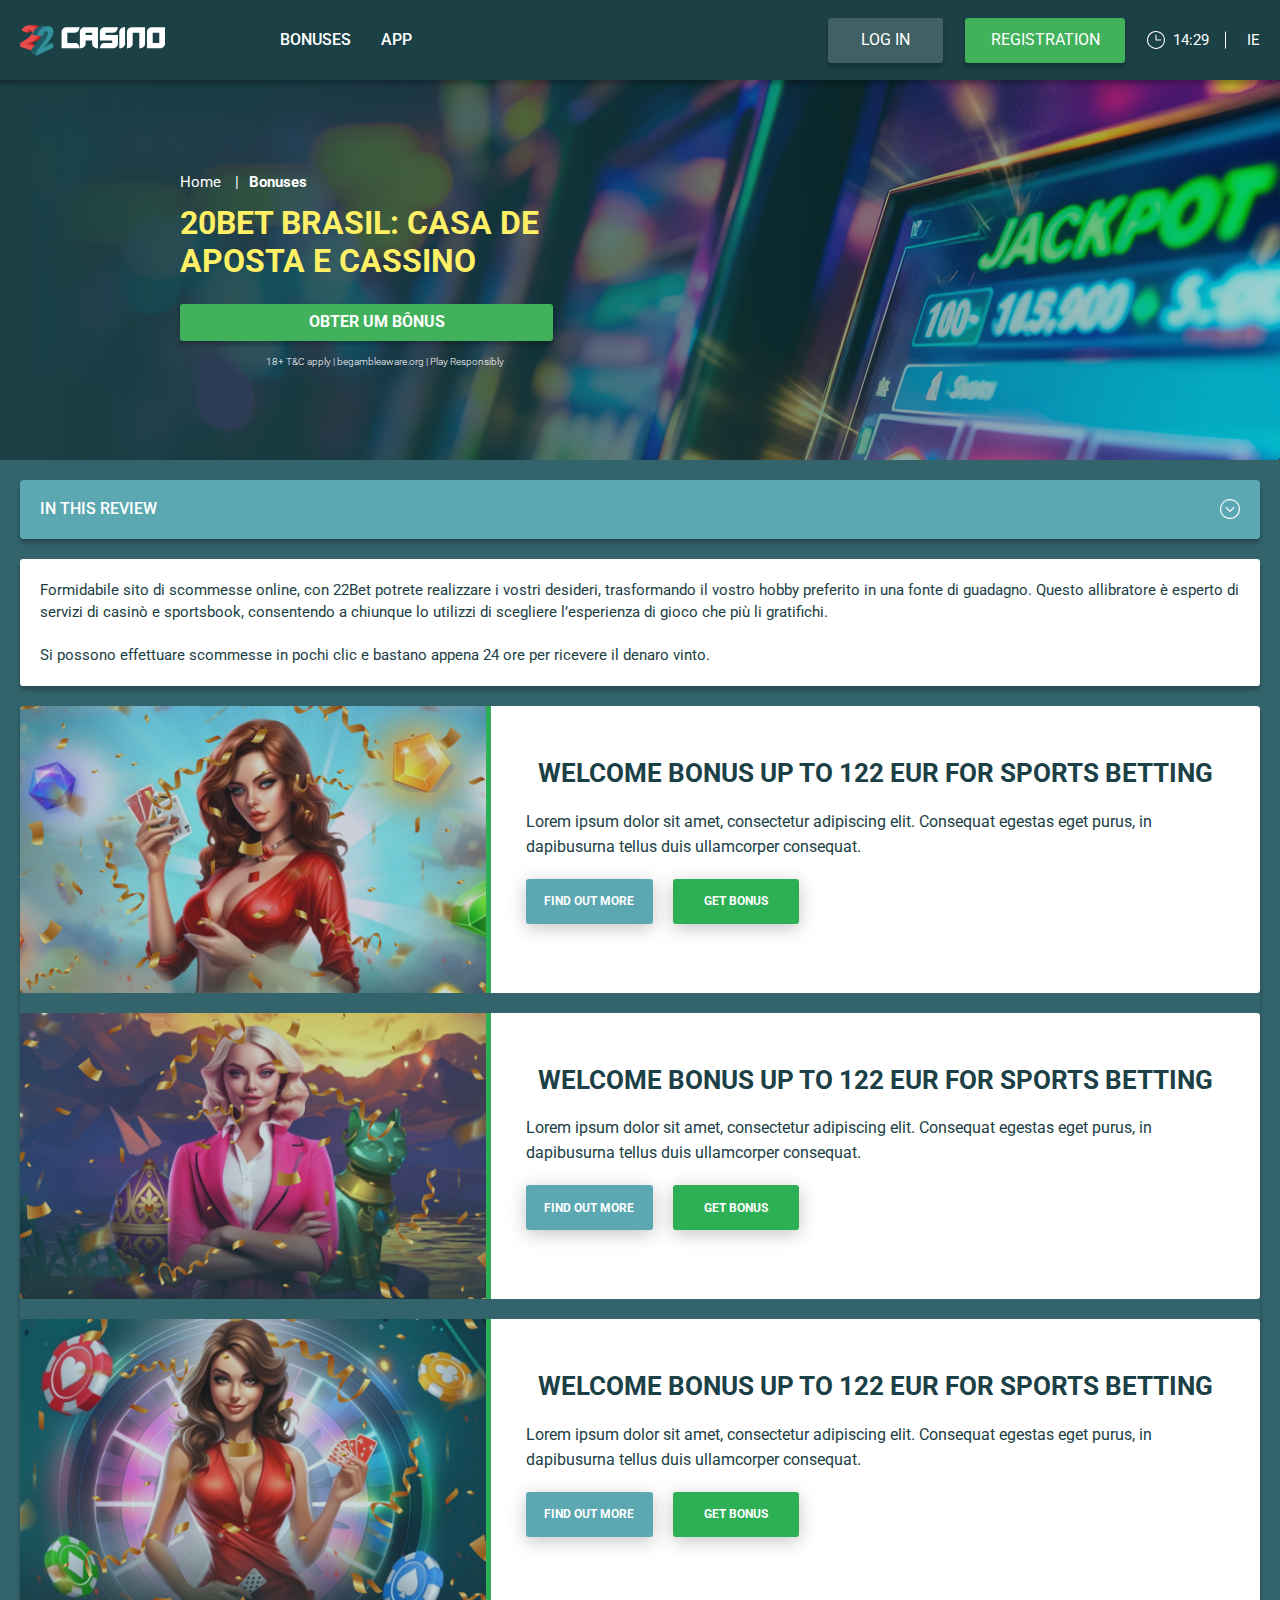
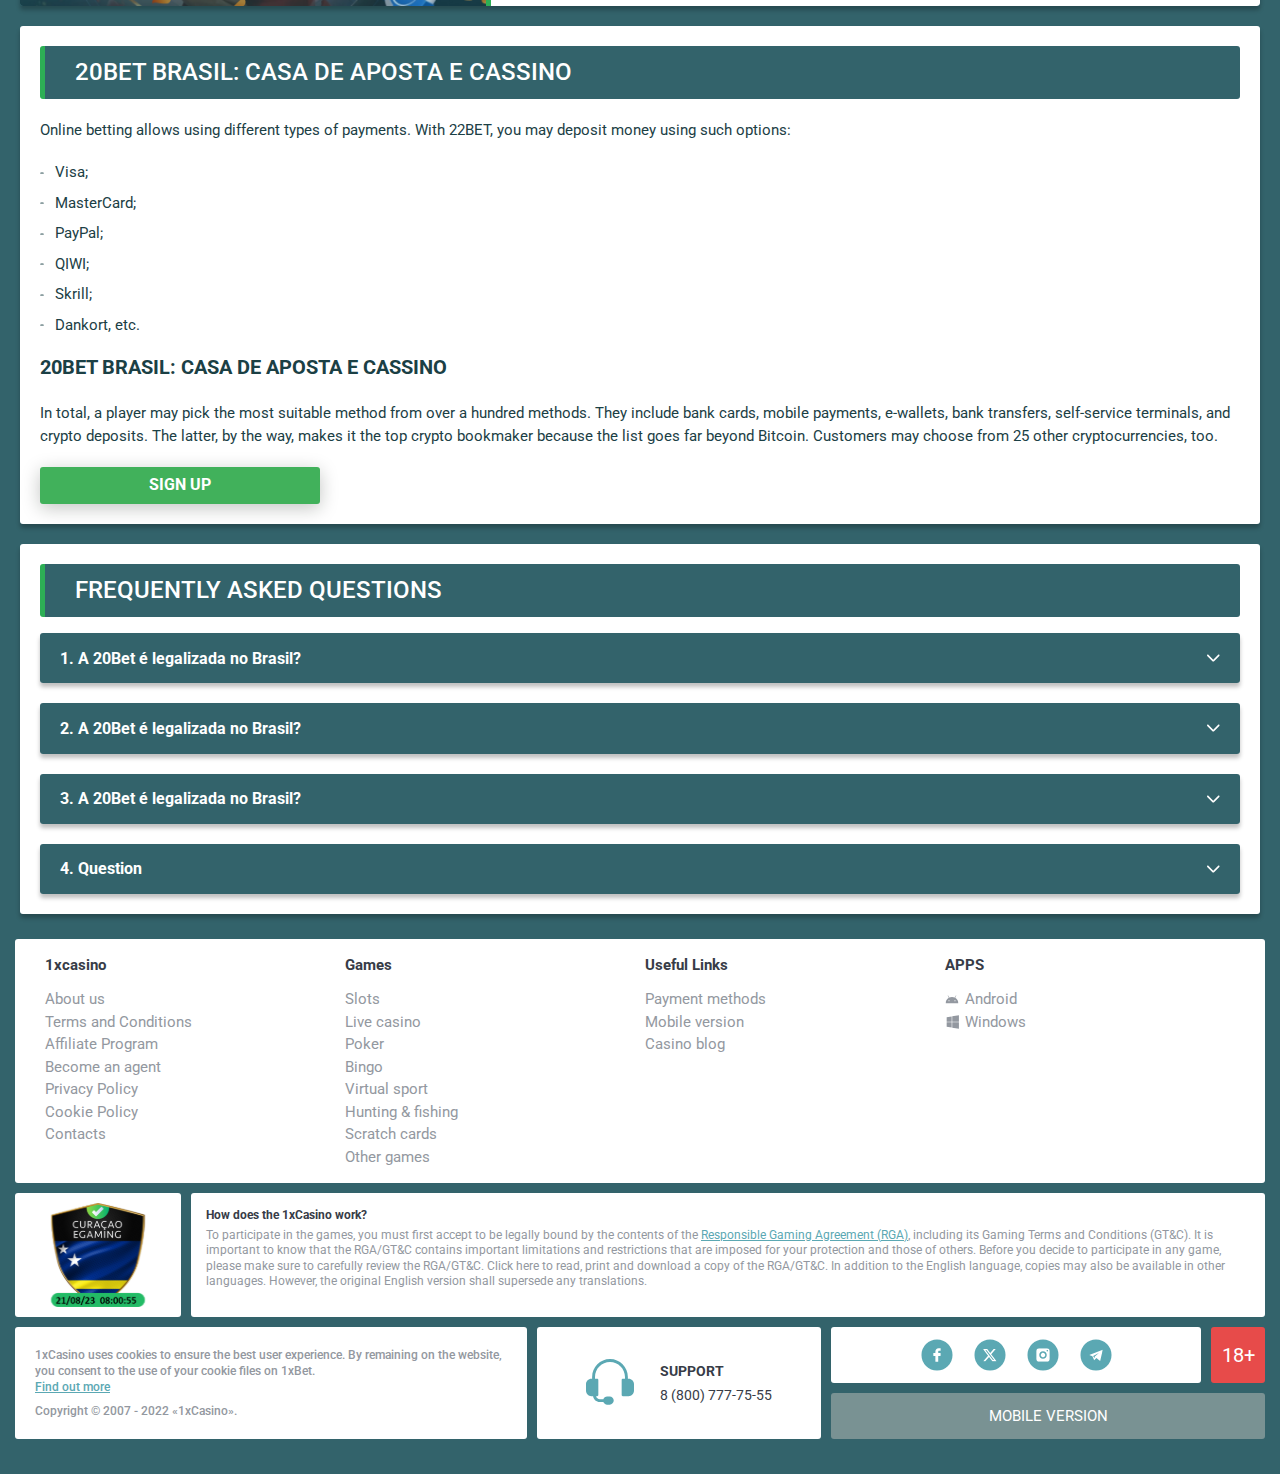
<file: bonus.html>
<!DOCTYPE html>
<html lang="ie">
  <head>
    <meta charset="UTF-8" />

    <meta name="viewport" content="width=device-width, initial-scale=1.0" />
    <title>20Bet Brasil: casa de aposta e cassino</title>
    <meta name="description" content />
    <meta property="og:site_name" content />
    <meta property="og:title" content />
    <meta property="og:type" content="website" />
    <meta property="og:url" content />
    <meta property="og:image" content />
    <meta property="og:image:alt" content />
    <meta property="og:locale" content="ie" />
    <meta property="og:description" content />
    <link rel="preconnect" href="https://fonts.googleapis.com" />
    <link rel="preconnect" href="https://fonts.gstatic.com" crossorigin />
    <link
      href="https://fonts.googleapis.com/css2?family=Poppins&family=Roboto:wght@400;500;700&display=swap"
      rel="stylesheet"
    />
    <link rel="stylesheet" href="./css/reset.css" />
    <link rel="stylesheet" href="./css/main.css" />
    <link rel="stylesheet" href="./css/media.css" />
    <link rel="icon" href="./images/favicon.png" type="image/x-icon" />
    <script
      src="https://code.jquery.com/jquery-3.6.1.min.js"
      integrity="sha256-o88AwQnZB+VDvE9tvIXrMQaPlFFSUTR+nldQm1LuPXQ="
      crossorigin="anonymous"
    ></script>
  </head>
  <body>
    <header class="header">
      <section class="content header__content">
        <a href="#" class="logo header__logo"
          ><img src="./images/logo.svg" alt="logo" title
        /></a>
        <button class="header__btn-menu">
          <svg
            width="16px"
            height="16px"
            viewBox="0 0 16 16"
            xmlns="http://www.w3.org/2000/svg"
          >
            <rect y="0" width="16" height="3" rx="1.5"></rect>
            <rect y="6.5" width="16" height="3" rx="1.5"></rect>
            <rect y="13" width="16" height="3" rx="1.5"></rect>
          </svg>
        </button>

        <nav class="menu header__menu">
          <ul class="header__menu-list">
            <li>
              <a href="#"> Bonuses </a>
            </li>
            <li>
              <a href="#"> App </a>
            </li>
          </ul>
          <div class="header__button header__button-menu">
            <a href="#" class="button button__login-menu">log in</a>
            <a href="#" class="button button__menu">registration</a>
          </div>
        </nav>

        <a href="#" class="button button__login">log in</a>
        <a href="#" class="button button__singup">registration</a>
        <div id="clock" class="header__time">00:00</div>
        <a href="" class="header__flag">
          <span>ie</span>
        </a>
      </section>
    </header>
    <main class="main home main-page">
      <section class="hero hero__page hero__page-page">
        <div class="background background-page">
          <img src="./images/bonus/bg-bonus.png" alt="hero" title />
        </div>
        <div class="hero__wrapper hero__wrapper-page">
          <div class="hero__data hero__data-page hero__data-bonus">
            <ul
              class="breadcrumbs"
              itemscope
              itemtype="https://schema.org/BreadcrumbList"
            >
              <li
                itemprop="itemListElement"
                itemscope
                itemtype="https://schema.org/ListItem"
              >
                <a href="#" itemprop="item">
                  <span itemprop="name">Home</span></a
                >
                <meta itemprop="position" content="1" />
              </li>
              <li
                itemprop="itemListElement"
                itemscope
                itemtype="https://schema.org/ListItem"
              >
                <a href="#" itemprop="item">
                  <span itemprop="name">Bonuses</span></a
                >
                <meta itemprop="position" content="2" />
              </li>
            </ul>
            <h1 class="title general hero__title hero__title-page">
              20Bet Brasil: casa de aposta e cassino
            </h1>

            <a href="#" class="button hero__button hero__button-page">Obter um Bônus</a>
            <span class="hero__span">18+ T&C apply | begambleaware.org | Play Responsibly</span>
          </div>
        </div>
      </section>
      <section class="main__wrap main__wrap-page">
        <aside class="sidebar sidebar-left">
          <div class="sidebar-left__review">
            <div class="menu__review-desk sidebar__desk">In this review</div>
            <ul class="menu__review sidebar__list">
              <li><a href="#">Review of 20Bet</a></li>
              <li><a href="#">Registration</a></li>
              <li><a href="#">Layouts and navigation</a></li>
              <li><a href="#">20Bet Betting </a></li>
              <li><a href="#">Sports offers</a></li>
              <li><a href="#">Sports betting</a></li>
              <li><a href="#">Live betting</a></li>
              <li><a href="#">Live stream</a></li>
              <li><a href="#">Cash out</a></li>
            </ul>
          </div>
        </aside>
        <section class="content__wrapper content__wrapper-page content__wrapper-page-app">
          <section class="content menu-review__content">
            <div class="menu__review-desk menu__review-content">
              In this review
            </div>
            <ul class="menu__review menu__review-list">
              <li><a href="#">Review of 20Bet</a></li>
              <li><a href="#">Registration</a></li>
              <li><a href="#">Layouts and navigation</a></li>
              <li><a href="#">20Bet Betting </a></li>
              <li><a href="#">Sports offers</a></li>
              <li><a href="#">Sports betting</a></li>
              <li><a href="#">Live betting</a></li>
              <li><a href="#">Live stream</a></li>
              <li><a href="#">Cash out</a></li>
            </ul>
          </section>
          <section class="content article">
           
            <p>
              Formidabile sito di scommesse online, con 22Bet potrete realizzare
              i vostri desideri, trasformando il vostro hobby preferito in una
              fonte di guadagno. Questo allibratore è esperto di servizi di
              casinò e sportsbook, consentendo a chiunque lo utilizzi di
              scegliere l’esperienza di gioco che più li gratifichi.
            </p>
            <p>
              Si possono effettuare scommesse in pochi clic e bastano appena 24
              ore per ricevere il denaro vinto.
            </p>
          </section>
          <section class="content bonuses">
            <ul class="bonuses__list">
              <li class="bonuses__item">
                <div class="bonuses__img">
                  <img src="./images/bonus/banner-bonus1.png" alt="" title="" />
                </div>
                <div class="bonuses__desc">
                  <h2 class="title high bonuses__title">
                    WELCOME BONUS UP TO 122 EUR FOR SPORTS BETTING
                  </h2>
                  <p>
                    Lorem ipsum dolor sit amet, consectetur adipiscing elit.
                    Consequat egestas eget purus, in dapibusurna tellus duis
                    ullamcorper consequat.
                  </p>
                  <div class="bonuses__buttons">
                    <a href="#" class="button bonuses__button">Find out more</a>
                    <a href="#" class="button bonuses__button">Get Bonus</a>
                  </div>
                </div>
              </li>
              <li class="bonuses__item">
                <div class="bonuses__img">
                  <img src="./images/bonus/banner-bonus2.png" alt="" title="" />
                </div>
                <div class="bonuses__desc">
                  <h2 class="title high bonuses__title">
                    WELCOME BONUS UP TO 122 EUR FOR SPORTS BETTING
                  </h2>
                  <p>
                    Lorem ipsum dolor sit amet, consectetur adipiscing elit.
                    Consequat egestas eget purus, in dapibusurna tellus duis
                    ullamcorper consequat.
                  </p>
                  <div class="bonuses__buttons">
                    <a href="#" class="button bonuses__button">Find out more</a>
                    <a href="#" class="button bonuses__button">Get Bonus</a>
                  </div>
                </div>
              </li>
              <li class="bonuses__item">
                <div class="bonuses__img">
                  <img src="./images/bonus/banner-bonus3.png" alt="" title="" />
                </div>
                <div class="bonuses__desc">
                  <h2 class="title high bonuses__title">
                    WELCOME BONUS UP TO 122 EUR FOR SPORTS BETTING
                  </h2>
                  <p>
                    Lorem ipsum dolor sit amet, consectetur adipiscing elit.
                    Consequat egestas eget purus, in dapibusurna tellus duis
                    ullamcorper consequat.
                  </p>
                  <div class="bonuses__buttons">
                    <a href="#" class="button bonuses__button">Find out more</a>
                    <a href="#" class="button bonuses__button">Get Bonus</a>
                  </div>
                </div>
              </li>
            </ul>
          </section>
          <section class="content article">
            <h2 class="title high article__title">
              20Bet Brasil: Casa de Aposta e Cassino
            </h2>
            <p>
              Online betting allows using different types of payments. With
              22BET, you may deposit money using such options:
            </p>
            <ul>
              <li>Visa;</li>
              <li>MasterCard;</li>
              <li>PayPal;</li>
              <li>QIWI;</li>
              <li>Skrill;</li>
              <li>Dankort, etc.</li>
            </ul>

            <h3>20Bet Brasil: Casa de Aposta e Cassino</h3>
           
            <p>
              In total, a player may pick the most suitable method from over a
              hundred methods. They include bank cards, mobile payments,
              e-wallets, bank transfers, self-service terminals, and crypto
              deposits. The latter, by the way, makes it the top crypto
              bookmaker because the list goes far beyond Bitcoin. Customers may
              choose from 25 other cryptocurrencies, too.
            </p>
            <a href="#" class="button article__button">sign up</a>
          </section>
          <section class="content faq">
            <h2 class="title high faq__title">Frequently Asked Questions</h2>
            <ul
              class="faq__list"
              itemscope
              itemtype="https://schema.org/FAQPage"
            >
              <li
                class="faq__item"
                itemscope
                itemprop="mainEntity"
                itemtype="https://schema.org/Question"
              >
                <h3
                  class="title medium faq__subtitle js-button-expander"
                  itemprop="name"
                >
                  1. A 20Bet é legalizada no Brasil?
                </h3>
                <div
                  class="faq__answer js-expand-content"
                  itemscope
                  itemprop="acceptedAnswer"
                  itemtype="https://schema.org/Answer"
                >
                  <p itemprop="text">
                    Sim, a casa de apostas tem licença emitida por Curaçao, que
                    é reconhecida no Brasil e a permite atuar por aqui.
                  </p>
                </div>
              </li>
              <li
                class="faq__item"
                itemscope
                itemprop="mainEntity"
                itemtype="https://schema.org/Question"
              >
                <h3
                  class="title medium faq__subtitle js-button-expander"
                  itemprop="name"
                >
                  2. A 20Bet é legalizada no Brasil?
                </h3>
                <div
                  class="faq__answer js-expand-content"
                  itemscope
                  itemprop="acceptedAnswer"
                  itemtype="https://schema.org/Answer"
                >
                  <p itemprop="text">
                    Sim, a casa de apostas tem licença emitida por Curaçao, que
                    é reconhecida no Brasil e a permite atuar por aqui.
                  </p>
                </div>
              </li>
              <li
                class="faq__item"
                itemscope
                itemprop="mainEntity"
                itemtype="https://schema.org/Question"
              >
                <h3
                  class="title medium faq__subtitle js-button-expander"
                  itemprop="name"
                >
                  3. A 20Bet é legalizada no Brasil?
                </h3>
                <div
                  class="faq__answer js-expand-content"
                  itemscope
                  itemprop="acceptedAnswer"
                  itemtype="https://schema.org/Answer"
                >
                  <p itemprop="text">
                    Sim, a casa de apostas tem licença emitida por Curaçao, que
                    é reconhecida no Brasil e a permite atuar por aqui.
                  </p>
                </div>
              </li>
              <li
                class="faq__item"
                itemscope
                itemprop="mainEntity"
                itemtype="https://schema.org/Question"
              >
                <h3
                  class="title medium faq__subtitle js-button-expander"
                  itemprop="name"
                >
                  4. Question
                </h3>
                <div
                  class="faq__answer js-expand-content"
                  itemscope
                  itemprop="acceptedAnswer"
                  itemtype="https://schema.org/Answer"
                >
                  <p itemprop="text">
                    Sim, a casa de apostas tem licença emitida por Curaçao, que
                    é reconhecida no Brasil e a permite atuar por aqui.
                  </p>
                </div>
              </li>
            </ul>
          </section>
        </section>
        <div class=""  onclick="scrollToTop()">
          <button class="main__arrow" id="scrollToTopBtn"></button>
        </div> 
      </section>
    </main>
    <footer class=" footer ">
      <section class=" footer__content">
        <ul class="footer__menu">
          <li>
            <div>1хcasino</div>
            <ul class="footer__info">
              <li><a href="#">About us
              </a></li>
              <li><a href="#">Terms and Conditions</a></li>
              <li><a href="#">Affiliate Program
              </a></li>
              <li><a href="#">Become an agent
              </a></li>
              <li><a href="#">Privacy Policy
              </a></li>
              <li><a href="#">Сookie Policy
              </a></li>
              <li><a href="#">Contacts</a></li>
            
            </ul>
          </li>
          <li>
            <div>Games</div>
            <ul class="footer__info">
              <li><a href="#">Slots</a></li>
              <li><a href="#">Live casino</a></li>
              <li><a href="#">Poker</a></li>
              <li><a href="#">Bingo</a></li>
              <li><a href="#">Virtual sport</a></li>
              <li><a href="#">Hunting & fishing</a></li>
              <li><a href="#">Scratch cards</a></li>
              <li><a href="#">Other games</a></li>
            </ul>
          </li>
          <li>
            <div>Useful Links</div>
            <ul class="footer__info">
              <li><a href="#">Payment methods</a></li>
              <li><a href="#">Mobile version</a></li>
              <li><a href="#">Casino blog</a></li>
            </ul>
          </li>
          <li>
            <div>APPS
            </div>
            <ul class="footer__info">
              <li><a href="#" class="footer__android">Android</a></li>
              <li><a href="#" class="footer__windows">Windows</a></li>
              
            </ul>
          </li>
        </ul>
      <div class="footer__wrapper">
         <div class="footer__image"> 
        <img src="./images/footer-frame.svg" alt="" title="">
      </div>
       <div class="footer__desc"><p class="footer__desc-question">How does the 1xCasino work?</p>
       <p>To participate in the games, you must first accept to be legally bound by the contents of the <a class="footer__desc-link" href="#" class="">Responsible Gaming Agreement (RGA)</a>, including its Gaming Terms and Conditions (GT&C). It is important to know that the RGA/GT&C contains important limitations and restrictions that are imposed for your protection and those of others. Before you decide to participate in any game, please make sure to carefully review the RGA/GT&C. Click here to read, print and download a copy of the RGA/GT&C. In addition to the English language, copies may also be available in other languages. However, the original English version shall supersede any translations.</p></div>
      </div>
        
          <div class="footer__text">
            <p>
              1xCasino uses cookies to ensure the best user experience. By remaining on the website, you consent to the use of your cookie files on 1xBet. 
              <a class="footer__desc-link" href="#">Find out more</a>
            </p>
            <p>Copyright &copy; 2007 - 2022 «1xCasino».</p>
          </div>
          <div class="footer__support">
          <img src="./images/support.svg" alt="" title>
         <div class="footer__support-text">
           <p>SUPPORT</p>
          <a href="tel:+88007777555">8 (800) 777-75-55</a>
         </div>
        </div>
       <div class="footer__information">
        <div class="footer__social">
         <ul class="footer__links">
          <li><a href="#"><img src="./images/facebook.svg" alt=""title></a></li>
           <li><a href="#"><img src="./images/twitter.svg" alt=""title></a></li>
            <li><a href="#"><img src="./images/instagram.svg" alt=""title></a></li>
             <li><a href="#"><img src="./images/telegram.svg" alt=""title></a></li>
        </ul>
         <div class="footer__age"> 18+
           
          </div>
       </div>
          <div class="footer__mob"><a href="#">MOBILE VERSION</a></div>
        </div>
       
       
      </section>
    </footer>

    <script src="./js/sidebar.js" defer></script>
    <script src="./js/expander.js" defer></script>
    <script src="./js/mobile-menu.js" defer></script>
    <script src="./js/clock.js" defer></script>
    <script src="./js/arrowUp.js" defer></script>
  </body>
</html>
</file>
<file: css/main.css>
html {
  -webkit-text-size-adjust: 100%;
  scroll-behavior: smooth;
}

body {
  display: block;
  position: relative;
  width: 100%;
  background: #33636b;
  font-family: "Roboto", sans-serif;
  font-size: 15px;
  font-weight: 400;
  line-height: 22.5px;
  text-align: left;
  color: #1B4045;
}

.content {
  display: block;
  position: relative;
  width: 100%;
  max-width: 1020px;
  overflow: hidden;
  border-radius: 3px;
  background: linear-gradient(180deg, #FFFFFF 0%, #FFFFFF 100%);

  box-shadow: 0px 4px 4px 0px #00000040;

  padding: 20px;
  margin: 0 auto 20px auto;
}

h1,
h2,
h3,
h4,
.title {
  display: block;
  position: relative;
  font-size: 32px;
  font-weight: 700;
  line-height: 37.5px;
  text-align: center;
  color: #fff065;
}

h1,
.title.general {
  text-transform: uppercase;
}

h2,
.title.high {
  display: flex;
  align-items: center;
  justify-content: left;
  font-weight: 500;
  font-size: 24px;
  line-height: 28.8px;
  color: #ffffff;
  text-transform: uppercase;
  background: linear-gradient(90deg, #33636B 0%, #33636B 100%);
  border-left: 5px solid #2DAF55;
  border-radius: 3px;
  padding: 12px 30px;
}


h3,
title.medium {
  font-size: 20px;
  line-height: 30px;
  text-align: left;
  color: #1B4045;}

article > *,
.article > *,
.desk > * {
  margin-top: 20px;
}

article > *:first-child,
.article > *:first-child,
.desk > *:first-child {
  margin-top: 0 !important;
}

article > h2,
.article > h2,
.desk > h2 {
  margin-top: 32px;
}

article > h3,
.article > h3,
.desk > h3 {
  margin-top: 16px;
}

.button {
  position: relative;

  min-width: 373px;
  height: 37px;
  border-radius: 3px;
  background: #41b15b;

  overflow: hidden;
  font-size: 16px;
  font-weight: 700;
  line-height: 18.75px;
  text-align: center;
  text-decoration: none;
  text-transform: uppercase;
  color: #ffffff;
  white-space: nowrap;
  cursor: pointer;
  box-shadow: 0px 4px 18px 0px #0e181140;

  padding: 9px 129px;
  margin: 0 auto;

  transition: all 0.5s;
}

.button:hover {
  transform: scale(1.1);
}

.header,
.main,
.footer {
  display: flex;
  position: relative;
  justify-content: space-between;
  align-items: center;

  max-width: 1600px;
  max-width: 100%;

  margin: 0 auto;
}

.background {
  display: block;
  position: absolute;
  bottom: 0;
  left: 0;
  height: 100%;
  width: 100%;
  overflow: hidden;
}

.background img {
  position: relative;
  width: 100%;
  height: 100%;
  object-fit: cover;
  border-radius: 3px;
}

.images img {
  border-radius: 3px;
  width: 100%;
  height: 100%;
  overflow: hidden;
}

/* -------------------HEADER---------------- */
.header {
  position: fixed;
  top: 0;
  left: 0;
  right: 0;
  width: 100%;
  z-index: 100;
  background: #1b4045;
}

.header__content {
  position: relative;
  display: flex;
  flex-direction: row;
  align-items: center;
  justify-content: space-between;
  max-width: 1600px;
  max-height: 80px;
  border-radius: 0;
  background: #1b4045;

  padding: 16px 30px;
  margin: 0 auto;
}

.logo {
  display: block;
  position: relative;
  max-width: 145px;
  flex: 0 0 145px;
  margin-right: 115px;
}

.logo img {
  display: block;
  position: relative;
  width: auto;
  max-height: 31px;
}

.logo:hover {
  transform: scale(1.1);
}
.header__menu {
  display: flex;
  white-space: nowrap;
}

.header__menu-list {
  display: flex;
  justify-content: center;
  align-items: center;
  white-space: nowrap;
  flex: 1 1 auto;
  gap: 30px;
  
  border-radius: 60px;
  
}
.header__menu-list li {
  display: block;
  
}

.header__menu-list li a {
  display: inline-flex;
  position: relative;
  align-items: center;
  font-weight: 500;
  font-size: 16px;
  line-height: 18.75px;
  text-transform: uppercase;
  color: #ffffff;
  transition: all 0.5s;
  padding: 20px 0;
}

.header__menu-list a:hover {
  color: #41b15b;
}

.menu a {
  display: none;
}

span {
  display: inline-block;
}

.header__menu-list a img {
  width: 24px;
  height: 24px;
  vertical-align: middle;
}

.header__menu-list a span:last-child {
  margin-left: 16px;
}

.header__flag span:first-child {
  flex: 0 1 24px;
}

.header__flag {
  margin-left: 16px;
  color: #ffffff;
  text-transform: uppercase;
  padding-left: 22px;
}

.header__flag::before {
  content: "";
  display: block;
  position: absolute;
  width: 1px;
  height: 75%;
  top: 50%;
  transform: translateY(-50%);
  left: 0;
  background: #ffffff;
}

.button__login {
  margin-left: auto;
}

.button__login {
  height: 45px;
  font-size: 16px;
  font-weight: 400;
  line-height: 18.75px;
  min-width: 115px;
  background: #416064;
  box-shadow: 0px 4px 4px 0px #00000040;
  padding: 13px 32.5px;
  margin: 0 22px 0 auto;
}

.button__singup {
  height: 45px;
  font-size: 16px;
  font-weight: 400;
  line-height: 18.75px;
  min-width: 160px;
  margin: 0;
  padding: 13px 25.5px;
  box-shadow: 0px 4px 4px 0px #00000040;
}

.button__singup:hover {
  background: #416064;
}
.header__time {
  color: #ffffff;
  position: relative;
  padding-left: 26px;
  margin-left: 22px;
}

.header__time::before {
  content: "";
  display: block;
  position: absolute;
  width: 18px;
  height: 18px;
  top: 50%;
  transform: translateY(-50%);
  left: 0;
  background: url(../images/clock.svg) no-repeat center center / contain;
}
.button__login:hover {
  background: #41b15b;
}

.header__btn-menu {
  display: block;
  flex: 0 1 auto;
  min-width: 0;
  border: 1px solid #ffffff;
  border-radius: 10px;
  background: #0a626a;
  padding: 12px;
  margin-left: 12px;
  order: 3;
}

svg {
  position: relative;
  fill: #ffffff;
  line-height: 1;
  vertical-align: 1;
}

/* ------------------ MAIN------------- */
.main.home {
  display: flex;
  margin-bottom: 30px;
}

.main__wrap {
  display: flex;
  position: relative;
  flex: 1 1 100%;
  justify-content: center;
  align-items: stretch;
  max-width: 1600px;
  padding: 20px 30px;
  margin: 0 auto;
}

/*--------------------MAIN__SIDEBAR-------------- */

.sidebar {
  position: relative;
  align-self: stretch;

  flex: 0 0 240px;
}

.sidebar {
  align-self: stretch;
  position: sticky;
  flex: 0 0 240px;
  top: 100px;
  bottom: 20px;
  height: calc(100vh - 110px);
  overflow: auto;
}

.sidebar::-webkit-scrollbar {
  display: none;
}

.sidebar-left__review {
  overflow: hidden;
  border-radius: 3px;
  background: #1b4045;
  box-shadow: 0px 4px 4px 0px #00000040;
}

.sidebar-left__quik {
  margin-bottom: 24px;
}

.menu__review-desk {
  position: relative;
  background: #5ba8b3;

  font-weight: 500;
  font-size: 16px;
  line-height: 18.75px;
  text-transform: uppercase;
  color: #ffffff;
  box-shadow: 0px 4px 4px 0px #00000040;

  padding: 10px 20px;
}

.menu__review li {
  position: relative;
  padding: 8px 16px;
}


.menu__review li {
  padding: 8px 20px;
}

.menu__links li a {
  font-size: 14px;
  font-weight: 300;
  color: #ffffff;
  line-height: 16.41px;
}

.menu__review li a {
  position: relative;
  color: #ffffff;
  font-weight: 300;
  font-size: 15px;
  line-height: 22.5px;
  padding-left: 10px;
}



.menu__links li a img {
  vertical-align: middle;
  margin-right: 8px;
}

.sidebar__review {
  margin-top: 20px;
}

.menu__review-content::after,
.menu__review-desk::after {
  content: "";
  position: absolute;
  right: 12px;
  top: 50%;
  transform: translateY(-50%);
  width: 15px;
  height: 15px;
  background: url(../images/sidebar/sidebar-arrowDown.svg) center center /
    contain;
  transition: all 0.5s;
}

.menu__review-content::after {
  width: 20px;
  height: 20px;
  right: 20px;
}

.menu__review-content.active::after,
.menu__review-desk.active::after {
  transition: all 0.5s;
  background: url(../images/sidebar/sidebar-arrowUp.svg) center center / contain;
}

.menu-review__content {
  display: none;
  padding: 0;
  margin-bottom: 20px;
  background: #1B4045;

}

.menu__review-content {
  position: relative;
  padding: 20px;
  border-radius: 3px;
 
}


.menu__review-content.active {
  border-bottom-left-radius: 0;
  border-bottom-right-radius: 0;
}

.menu__review li a {
  position: relative;
  white-space: nowrap;
}

.menu__review li:hover a {
  color: #ffffff;

  font-weight: 700;
}

.menu__review li:hover{
  background: #5BA8B3;

}

.menu__review-list {
  padding: 0;
}
.menu__review-list li {
  padding: 8px 16px;
}
.content__wrapper {
  margin: 0 10px;

  flex: 0 1 calc(100% - 240px * 2 - 10px * 2);
}


.sidebar__cards {
  display: flex;
  flex-direction: row;
  flex-wrap: wrap;
  gap: 10px;
}

.sidebar__cards {
  display: flex;
  flex-direction: row;
  flex-wrap: wrap;

  gap: 10px;
}

.sidebar__cards img {
  display: block;
  
  height: 100%;
}

.sidebar__cards a img {
  position: relative;
  width: 100%;
  
  display: block;
  border-top-left-radius: 3px;
  border-top-right-radius: 3px;
  border-radius: 3px;
}

.sidebar__text {
  position: absolute;
  bottom: 0px;
  background: #2daf55;

  padding: 7px 21px;
  border-bottom-left-radius: 3px;
  border-bottom-right-radius: 3px;
  color: #ffffff;
  font-weight: 500;
  font-size: 13px;
  line-height: 15.73px;
  text-transform: uppercase;
  overflow: hidden;
}

.sidebar__text-first {
  padding: 7px 25.7px;
}

.sidebar__text-last {
  padding: 7px 100.5px;
}

/* -----------hero ----------- */
.content__wrapper {
  position: relative;
  top: 80px;

  margin-left: 20px;
  margin-right: 20px;
}

.hero {
  padding: 0;
  height: 380px;
  display: flex;
  align-items: center;
  width: 100vw;
  padding-top: 24px;
  padding-bottom: 24px;
  padding-left: calc(50% - 492px);
  padding-right: calc(50% - 492px);
}

.home .hero.hero__page {
  justify-content: center;
}

.hero__wrapper {
  display: flex;
  align-items: center;
}

.hero__data {
  display: block;
  position: relative;
  max-width: 500px;
  padding: 32px;
  align-items: center;
}

.hero__title {
  margin-bottom: 16px;
  text-align: center;
}

.hero__data p {
  color: #ffffff;
  text-align: center;
}

.hero__rating {
  display: flex;
  font-weight: 700;
  align-items: center;
  justify-content: center;
  text-transform: uppercase;
  color: #ffffff;
  margin-bottom: 16px;
}

.hero__rating p {
  margin-right: 10px;
  font-weight: 400;
}
.hero__button {
  display: block;
  width: 373px;
  background: #41b15b;
  box-shadow: 0px 4px 4px 0px #00000040;

  margin-top: 24px;
  margin-bottom: 13px;
  margin-left: auto;
}
.hero__data span {
  font-size: 15px;
 
  line-height: 18px;

  color: #ffffff;
}

.hero__data .hero__span {
  display: block;
  font-weight: 300;
  font-size: 10px;
  line-height: 15px;
  color: #ffffff;
  text-align: center;
}

/* ---------------games---------------- */
.games {
  background: transparent;
  padding: 0;
}

.games__list {
  display: grid;
  grid-template-columns: repeat(3, 1fr);
  gap: 40px;
  row-gap: 20px;

  width: 100%;
}

.games__list li a img{
  display: block;
  width: 100%;
}

/* --------------------features----------- */

.features__wrap {
  display: flex;
  gap: 20px;
}

.features__table {
  
  width: 100%;
  display: flex;
  gap: 20px;
}

.features__group {
  width: 50%;
}

.features__title {
  margin-bottom: 16px;
}

.features__list li {
  position: relative;

  padding: 9px 20px 9px 64px;
}

.features__list li + li,
.features__table tr + tr {
  margin-top: 8px;
}

.features__table tr,
.features__list li {
  background: linear-gradient(90deg, #33636B 0%, #33636B 100%);
  box-shadow: 0px 4px 4px 0px #00000040;

  color: #ffffff;
  border-radius: 3px;
}


.features__table tr {
  
  display: flex;
  padding: 9px 20px;
}

.features__table tr td:last-child {
  font-weight: 400;
  padding-left: 5px;
}

.features__table td {
  width: 50%;
}

.features__list li::before {
  content: "";
  display: block;
  position: absolute;
  width: 30px;
  height: 30px;
  left: 20px;
  top: 50%;
  transform: translateY(-50%);
  background: url(../images/main/features-icon.svg) no-repeat center center /
    contain;
}

/* -------------banner---------------- */

.banner {
  display: flex;
  align-items: center;
  justify-content: center;
  overflow: hidden;
  height: 380px;
  padding: 20px;
}

.banner__info {
  display: block;
  position: relative;

  width: 500px;
  text-align: center;

  padding: 32px;
  z-index: 3;
}

.banner__info .banner__title {
  flex-direction: column;
  line-height: 31.2px;
  font-size: 26px;
  color: #e74b4a;
  align-items: center;
  text-align: center;
  text-transform: none;
  margin-bottom: 28px;
  border: none;
  background: transparent;
  padding: 0;
}

.banner__info .banner__title::after {
  display: none;
}

.banner__title span {
  font-size: 20px;
  font-weight: 700;
  line-height: 30px;
  text-transform: uppercase;
  color: #ffffff;
}

.banner__button,
.article__button {
  display: inline-block;
  margin-right: 0;
  width: 240px;
  background: #fff065;
  color: #1b4045;
  box-shadow: 0px 4px 18px 0px #0e181140;
  z-index: 3;
  margin-bottom: 6px;
}

.banner__button:hover {
  
  transform: scale(1.1);
}

.banner__span {
  font-size: 12px;
  font-weight: 400;
  line-height: 18px;
  color: #ffffff;
}
.background .banner__img {
  top: 0;
  left: 0;
  position: absolute;
  z-index: 2;
}

/* ----------------review------------- */

.article {
  display: flex;
  flex-direction: column;
}
.article ul li {
  position: relative;
  padding-left: 15px;
}

.article ul li + li {
  margin-top: 8px;
}

.article ul li::before {
  content: "";
  position: absolute;
  left: 0;
  top: 50%;
  transform: translateY(-50%);
  width: 4px;
  height: 1px;
  border-radius: 50%;
  background: #1B4045;
}

.article__button {
  margin: 20px auto 0 auto;
  background: #41b15b;
  margin-left: 0;
}

.article h3 {
  
  text-transform: uppercase;
}

.article__links {
  color: #ff4949;
}

/* ------------sidebar-right----------- */

.menu__casino {
  display: flex;
  flex-wrap: wrap;
  gap: 8px;
  align-items: center;
  padding: 8px;
}

.menu__casino li a {
  border-radius: 10px;
  overflow: hidden;
}

.menu__casino li a img {
  display: block;
  border-radius: 12px;
}

.main__sidebar-right {
  margin-bottom: 0;
}
/* --------------rating------------------- */
.rating__table {
  display: flex;
  width: 100%;
  margin-top: 16px;
}

.rating__table tbody {
  width: 100%;
}

.table td {
  display: flex;
  font-weight: 700;
  text-transform: uppercase;
}

.rating__table table {
  width: 100%;
  
  overflow: hidden;
}

.rating__table tr {
  display: flex;
  justify-content: space-between;
  align-items: center;
  text-transform: uppercase;
  background: linear-gradient(90deg, #33636B 0%, #33636B 100%);

  color: #ffffff;
  box-shadow: 0px 4px 4px 0px #00000040;

  font-size: 16px;
  line-height: 24px;
  border-radius: 3px;
  padding: 13px 42px;
}

.rating__table tr + tr {
  margin-top: 20px;
}

.table tr td:nth-child(1) {
  flex: 0 0 280px;
}

.table tr td:nth-child(3) {
  flex: 0 1 60px;
  margin-left: auto;
}

.rating__table img {
  width: 30px;
  height: 30px;
}

.rating__table img + img {
  margin-left: 10px;
}

.ratings__button,
.article__button {
  min-width: 280px;
  display: inline-block;
  color: #ffffff;
  padding: 9px 109px;
  margin-top: 20px;
}
/* ----------faq----------------------- */
.faq__subtitle {
  position: relative;
  font-weight: 700;
  font-size: 16px;
  line-height: 19.2px;
  text-align: left;
  background: linear-gradient(90deg, #33636B 0%, #33636B 100%);
  border-radius: 3px;
  box-shadow: 0px 4px 4px 0px #00000040;
  color: #ffffff;
  cursor: pointer;
  padding: 15.5px 64px 15.5px 20px;
}

.faq__list li + li {
  margin-top: 20px;
}

.faq__title {
  margin-bottom: 16px;
}

.faq__subtitle::after {
  content: "";
  display: block;
  position: absolute;
  top: 50%;
  transform: translateY(-50%);
  right: 20px;
  width: 14px;
  height: 14px;
  background: url(../images/faq-ArrowDown.svg) no-repeat center center / contain;
  transition: all 0.5s;
}

.faq__subtitle.active::after {
  background: url(../images/faq-ArrowUp.svg) no-repeat center center / contain;
  transition: all 0.5s;
}

.faq__item {
  position: relative;
}

.faq__subtitle.active {
  transition: all 0.5s;
}

.faq__answer {
  position: relative;
  background: #ffffff;
  box-shadow: 0px 4px 4px 0px #00000040;

  color: #33636B;
  padding: 13px 20px;
  border-radius: 3px;
  margin-top: 10px;
}

.js-expand-content {
  display: none;
  overflow: hidden;
}

.js-expand-content.expanded {
  height: 100%;
}

/* ---------main__arrow------ */
.main__arrow {
  display: block;
  position: fixed;
  width: 30px;
  height: 30px;
  right: 20px;
  bottom: 20px;

  background: url(../images/ArrowUp.svg) no-repeat center center / contain;
  z-index: 100;
}

/* ------------footer----------------- */
.footer {
  display: flex;
  position: relative;
}

.footer__content {
  padding: 30px 10px;
  padding: 30px 10px 30px 10px;
  max-width: 1600px;
  margin-left: auto;
  margin-right: auto;
  background: transparent;
  display: flex;
  flex-wrap: wrap;
  flex-direction: row;
  align-items: stretch;
  width: auto;
}

.footer__content > *{
  background: #fff;
   
    border-radius: 3px;
    margin: 5px;
}
.footer__menu {
  display: flex;
  justify-content: space-between;
  flex-wrap: wrap;
  padding: 15px 30px;
}

.footer__menu div {
  font-weight: 700;
  color: #373c47;
  margin-bottom: 12px;
}

.footer__menu li {
  position: relative;
  color: #9398a0;
  
  flex: 0 1 calc((100% - 30px) / 4);
}
.footer__info {
  position: relative;
}


.footer__info a {
  color: inherit;
}


.footer__text p {
  font-size: 12px;
  font-weight: 500;
  line-height: 16px;
}

.footer__text p + p {
  margin-top: 8px;
}

.footer__wrapper {
  display: flex;
 
  gap: 10px;
  background: transparent;
}

.footer__image {
  padding: 10px 33px;
  flex: 0 0 166px;
  display: flex;
  align-items: center;
  justify-content: center;
  background: #ffffff;
  border-radius: 3px;
}

.footer__image img {
  max-width: 100px;
}

.footer__desc {
  background: #ffffff;
  border-radius: 3px;
  padding: 15px;
}

.footer__desc .footer__desc-question {
  color: #373c47;
  font-size: 12px;
  font-weight: 700;
  line-height: 14.06px;
  margin-bottom: 5px;
}

.footer__desc p {
  color: #9398a0;
  font-size: 12px;
  font-weight: 400;
  line-height: 15.6px;
}

.footer__desc-link {
  color: #5ba8b3;
  text-decoration: underline;
}


.footer__text {
  
  color: #9398a0;
 
  padding: 20px;
  
  flex: 0 1 calc(100% - 434px - 284px - 30px);
}
.footer__text p {
  display: flex;
  flex-direction: column;
}

.footer__support {
  display: flex;
  align-items: center;
  justify-content: center;

  padding: 20px 32px 20px 19px;padding: 20px;
  flex: 0 1 284px;
  
}

.footer__support p,
.footer__support a {
  color: #373c47;
  font-size: 14px;
  line-height: 16.41px;
}

.footer__support p {
  font-weight: 700;
}

.footer__support-text {
  display: flex;
  flex-direction: column;
  margin-left: 26px;
  gap: 8px;
}

.footer__social,
.footer__links {
  display: flex;
  flex-direction: row;
}

.footer__social {
  flex: 0 1 434px;
  gap: 10px;
  
}

.footer__links {
 background: #ffffff; 
  border-radius: 3px;
  padding: 8px;
  justify-content: center;
  align-items: center;
  gap: 21px;
 
  flex: 0 1 calc(100% - 54px - 10px);
}
.footer__android, .footer__windows{
  position: relative;
  padding-left: 20px;
}

.footer__android::before,.footer__windows::before{
  content: '';
  display: block;
  position: absolute;
  left: 0;
  top:50%;
  transform: translateY(-50%);
  width: 14px;
  height: 14px;
  background: url(../images/android-footer.svg) no-repeat center center / contain;
}

.footer__windows::before{
  background: url(../images/windows.svg) no-repeat center center / contain;
}

.footer__links li a img {
  width: 32px;
  height: 32px;
  vertical-align: middle;
}


.footer__age {
  display: block;
  width: 54px;
  height: 48px;
  height: auto;
  color:#ffffff;
  background: #E74B4A;
  border-radius: 3px;display: flex;
 justify-content: center;
 align-items: center;
  font-size: 20px;line-height: 23.44px;  
}

.footer__information {
  text-align: center;
  display: flex;
  align-items: stretch;
  
  flex-wrap: wrap;
  
  flex: 0 1 434px;
  background: transparent;
}

.footer__mob {
  background: #799293;
  border-radius: 3px;
  padding: 8px;
  margin-top: 10px;
  display: flex;
  align-items: center;
  justify-content: center;
  width: 100%;
}

.footer__mob a{
  color: #ffffff;
}


/* --------------bonus page------------- */
.breadcrumbs {
  display: flex;
  text-align: center;
  margin-bottom: 12px;
  white-space: nowrap;
}

.breadcrumbs li:not(:last-child) a {
  padding-left: 0;
}

.breadcrumbs li a {
  font-weight: 400;
  color: #ffffff;
  padding: 10px;
}

.breadcrumbs li:first-child a:hover {
  color: #ff6b00;
}

.breadcrumbs li:last-child a {
  font-weight: 700;
}

.breadcrumbs > li:not(:last-child):after {
  content: "|";
  position: relative;
  color: #ffffff;
}

.main-page.home {
  top: 80px;
  display: block;
}

.main__wrap-page {
  justify-content: flex-start;
}

.home .hero__page {
  position: relative;
  width: 100vw;
  display: flex;
  justify-content: start;
  align-items: center;
  background: linear-gradient(
    to right,
    rgba(23, 25, 35, 0.8) 100%,
    rgba(23, 25, 35, 0.6) 40%,
    rgba(23, 25, 35, 0.2) 70%,
    rgba(23, 25, 35, 0.8) 80%
  );
  padding-top: 24px;
  padding-bottom: 24px;
  padding-left: calc(50% - 492px);
  padding-right: calc(50% - 492px);
}

.home .hero__page.hero__page-page{
  justify-content: start;
}

.hero__data-bonus{
  max-width: 473px;
}

.hero__title-page{
  text-align: left;
}
.hero__button-page{
  margin-left: 0;
}

.content__wrapper-page {
  top: 0;
}

.content.bonuses {
  padding: 0;
  background: none;
}

.bonuses__list {
  display: flex;
  flex-direction: column;
  
  gap: 20px;
}

.bonuses__item {
  display: flex;
  background: transparent;
  
  width: 100%;
  border-radius: 3px;
  padding: 0;
  overflow: hidden;
}

.bonuses__item > * {
  position: relative;
}

.bonuses__item + .bonuses__item {
  margin-top: 0;
}

.bonuses__item:before {
  display: none;
}

.bonuses__img img {
  display: block;
  height: 100%;
  width: 100%;
}

.bonuses__desc {
  padding: 52px 35px;
  background:#ffffff;
  border-left: 5px solid #2DAF55;
  width: 50%;
}
.bonuses__desc p {
  color: #1B4045;
  margin-bottom: 20px;
  font-size: 16px;
  line-height: 25px;
}

.title.bonuses__title {
  flex-direction: column;
  text-align: left;
  color: #1B4045;
  border: none;
  font-size: 26px;
  line-height: 30.47px;
  font-weight: 700;
  position: relative;
  margin-bottom: 20px;
  background: transparent;padding: 0;
}

.title.bonuses__title::after {
  display: none;
}

.bonuses__buttons {
  display: flex;
  justify-content: flex-start;
  flex-wrap: wrap;
  gap: 20px;
  
}

.bonuses__button {
  min-width: 126px;
  margin-left: 0;
  margin-right: 0;
  font-size: 12px;
 line-height: 14.06px;
  font-weight: 700;
  height: 45px;
  
}

.bonuses__button:first-child {
  background: #5ba8b3;
  color: #ffffff;
  padding: 15.5px 18.5px;
}

.bonuses__button:first-child:hover {
  background: #2daf55;
}

.bonuses__button:last-child {
  background: #2daf55;
  color: #ffffff;
  padding: 15.5px 30.5px;
}

.bonuses__button:last-child:hover {
  background: #5ba8b3;
}

/* --------------------app-page------------- */
.hero__page-app{
  height: 600px;
  height: auto;
}

.hero__data-app{
  max-width: 665px;
}

.home .hero.hero__page-app{
  justify-content: flex-start;
  align-items: center;
}
.breadcrumbs-app{
  justify-content: center;
}

.banner__btn {
  display: flex;
  flex-direction: column;
  position: relative;
  width: 259px;
  height: 64px;
  font-size: 15px;
  font-weight: 400;
  line-height: 22.5px;
  text-align: center;
  text-decoration: none;
  justify-content: center;
  border-radius: 3px;
  background: #FFF065;
  text-transform: uppercase;

  color: #1B4045;
  cursor: pointer;
  padding: 16px 38px;
  padding: 16px 50px 16px 60px;
 
  transition: all 0.3s ease;
  overflow: hidden;
  margin-top: 20px;
  margin-bottom: 20px;
}

.banner__btn:hover {
  transform: scale(1.1);
}

.hero__list{
  padding:29px ;
  display: flex;
  justify-content: center;
  gap:10px;
}
.hero__list li{
  position: relative;
  display: flex;
  flex: 0 0 140px;
  font-weight: 600;
  font-size: 16px;
  line-height: 25px;
color:#ffffff;
padding-left: 60px;
}

.hero__list li::before{
  content: '';
  display: block;position: absolute;
  width: 45px;height: 45px;
  left: 0;
  top:50%;
  transform: translateY(-50%);
  background: url(../images/app/house-check.svg) no-repeat center center / contain;
}

.hero__button-app{
  width: 259px;
  min-width: 256px;
  height: 51px;
  padding: 16px 61.5px;
}
.hero__data-app .hero__span-app{
  text-align: center;display: block;
}
.button__wrap-app {
  display: flex;
  flex-direction: row;
  justify-content: center;
  gap: 30px;
  z-index: 3;
}

.banner__btn-android {
  padding: 16px 34px 16px 70px;
}

.banner__btn-app::after,
.banner__btn-android::after {
  content: "";
  position: absolute;
  left: 30px;
  top: 50%;
  transform: translateY(-50%);
  width: 32px;
  height: 32px;
  background: url(../images/app/apple.svg) no-repeat center center / contain;
}

.banner__btn-android::after {
  background: url(../images/app/android.svg) no-repeat center center / contain;
}
</file>
<file: css/media.css>
@media screen and (max-width: 480px) {
  .content {
    margin-left: 0;
    margin-right: 0;
  }
}

/* ----------------header------------------- */

@media screen and (max-width: 1518px) {
  .rating__table img + img {
    margin-left: 10px;
}

.table tr td:nth-child(1) {
  flex: 0 0 220px;
}

.bonuses__desc {
  width: 70%;
}
}

@media screen and (max-width: 1415px) {
.rating__table tr{
  padding: 13px;
}}
@media screen and (max-width: 1384px) {
  .features__wrap {
    flex-direction: column;
  }
}

@media screen and (max-width: 1352px) {
  .rating__table img + img {
    margin-left: 5px;
}

.bonuses__desc {
  padding: 20px;
}


}

@media screen and (max-width: 1340px) {
  .header__wrap-nav {
    margin-right: auto;
  }

  .header__app span:nth-child(3n) {
    display: none;
  }
}

@media screen and (max-width: 1313px) {
  .sidebar-left{
    display: none;
  }

  .header__content {
    padding-left: 20px;
    padding-right: 20px;
  } 

  .menu-review__content {
    display: block;
    padding: 0;
    
  }
  .menu-review-desk {
    padding: 16px;
  }

  .menu-review__content > .menu-review__list.active {
    display: block;
  }

  .content__wrapper {
   flex: 1 1 100%;
    margin: auto 20px 0 0; 
     
  }

  .content__wrapper .content {
    max-width: 100%;
    margin-left: 0;
    margin-right: 0;
  }

  .content__wrapper-page-app {
    margin-right: 0;
  }

  .bonuses__desc {
    padding: 52px 35px;
  }
  
  
}

@media screen and (max-width: 1440px) {
  
}

@media screen and (max-width: 1281px) {
  .header__btn-menu.active {
    background: #0a626a;
  }
}
@media screen and (max-width: 1281px) {
  .ratings__list li {
    width: calc(50% - 10px);
  }
}

@media screen and (max-width: 1047px) {
  .footer__text {
    flex: 1 1 100%;
  }

  .footer__support,.footer__information {
    flex: 0 1 calc((100% - 20px) / 2);
  }
 

}
@media screen and (min-width: 900px) {
  .header__btn-menu {
    display: none;
  }
}

@media screen and (max-width: 900px) {
  .header__btn-menu svg {
    display: block;
    margin: 0;
  }
}

@media screen and (max-width: 900px) {
  .header__btn-menu svg rect {
    transform-origin: 50% 50%;
    transition: all 0.5s;
  }
}

@media screen and (max-width: 900px) {
  .header__btn-menu.active svg rect:nth-child(1) {
    x: -2px;
    y: 6px;
    width: 20px;
    transform: rotate(225deg);
  }

  .header__btn-menu.active svg rect:nth-child(3) {
    opacity: 0;
  }

  .header__btn-menu.active svg rect:nth-child(2) {
    x: -2px;
    y: 6px;
    width: 20px;
    transform: rotate(135deg);
  }
}

@media screen and (max-width: 900px) {
  .header__menu {
    position: fixed;
    top: 70px;
    left: 0;
    width: 100%;
    height: 0;
    overflow: hidden;
    background: #0a626a;
    text-align: center;
    z-index: 100;
    transition: height 0.5s ease, opacity 0.5s ease;
    opacity: 0;
    padding: 20px 50px;
    overflow-y: auto;
    display: block;
  }

  .header__menu.active {
    display: block;
    height: 100vh;
    opacity: 1;
  }

  .header {
    z-index: 101;
  }
}

@media screen and (max-width: 900px) {
  .header__menu ul {
    display: flex;
    flex-direction: column;
    justify-content: center;
    text-align: center;
    margin-bottom: 16px;
    gap: 5px;
    background: none;
  }

  .header__menu-list li a{
    padding: 0;
  }

  .header__menu ul li {
    font-size: 15px;
    white-space: nowrap;
    padding: 5px;
  }

  .header__menu ul li + li {
    margin-top: 5px;
  }

  .menu ul li:not(:last-child) {
    margin-right: 0;
  }

  .logo {
    margin-right: auto;
  }
}



@media screen and (max-width: 774px) {
  .header__button-menu > .button__login-menu {
    display: inline-block;
    background: #00aa81;
    margin: 0;
    width: 140px;
  min-width: 140px;
  padding: 9px 30px;
  
  }

  .table tr td:nth-child(1) {
    flex: 0 0 200px;
}

  .button__login-menu:hover {
    background: #2e9344;
  }

  .rating__table img {
    width: 26px;
    height: 26px;
}

  .header__button {
    display: block;
  }
}

@media screen and (max-width: 700px) {
.button__login{
  display: none;
}
}

@media screen and (max-width: 687px) {
  .rating__table img {
    width: 22px;
    margin: 0;
  }

  .rating__table tr {
    padding: 16px;
  }
}

@media screen and (max-width: 664px) {
  .header__content {
    padding: 15px;
  }
  .menu .button__singup {
    display: inline-block;
    margin: 0;
    margin-left: 10px;
  }

  .games__list {
    grid-template-columns: repeat(2, 1fr);
  gap: 20px;}

  .banner__info {
    background: rgba(13, 29, 52, 0.7);
    border-radius: 10px;
  }

  .header__menu .header__button-menu {
    display: flex;
    flex-direction: column;

    justify-content: center;
    align-items: center;
  }

  .header__menu .button__menu {
    display: inline-block;
    margin-top: 20px;
    width: 140px;
    min-width: 140px;
    padding: 9px 15px;
  }
  .rating__table img {
    width: 20px;
    
}
}

@media screen and (max-width: 640px) {
  
  .rating__table tr {
    flex-direction: column;
    justify-content: center;
    gap:10px;
  }
  .table tr td:nth-child(1) {
    flex: 0 ;
    justify-content: center;
}

.table tr td:nth-child(3) {
  flex: 0;
  margin-left:0;
  justify-content: center;
}}

@media screen and (max-width: 561px) {
  .banner__info {
    min-width: 0;
  }

  .footer__support, .footer__information,.footer__social  {
    flex: 1 1 100%;
}
}

@media screen and (max-width: 509px) {
  .banner__info {
    text-align: center;
  }

  .footer__wrapper {
    flex-direction: column;
  }

  .banner__info .banner__title {
    display: block;
    text-align: center;
  }

  .table tr td:nth-child(1) {
    font-size: 14px;
    font-weight: 500;
  }
}

@media screen and (max-width: 468px) {
  .header__flag {
    margin-right: 0;
  }

  .hero__data,
  .hero__title {
    text-align: center;
  }

  .hero__rating {
    justify-content: center;
  }

  .banner__info .banner__title {
    line-height: 28px;
  }
}

@media screen and (max-width: 447px) {
  
  .rating__table img + img {
    margin-left: 0;
}

  .table tr td:nth-child(1) {
    font-weight: 700;
  }
  .main__wrap {
    padding: 20px 10px 10px 10px;
  }
  .games__list {
    grid-template-columns: repeat(1, 1fr);
  gap: 10px;}

  .table tr td:nth-child(1) {
    font-size: 13px;
  }

  .ratings__button,.article__button{
    min-width: 180px;
    width: 180px;
    display: flex;justify-content: center;
  }
}


/* -----------------main--------- */

@media screen and (max-width: 1440px) {
  .main__wrap {
    padding: 20px;
  }


  .content__wrapper .content {
    max-width: 100%;
    
  }
}

@media screen and (max-width: 1100px) {
  .content__wrapper {
    flex: 1 1 100%;
    margin-right: 0;
    max-width: 100%;
  }
}

@media screen and (max-width: 560px) {
  .main.home {
    display: block;
  }
}

/* -----------features---------------- */

@media screen and (max-width: 1189px) {
  table td:first-child {
    width: 60%;
    font-weight: 700;
  }

  table td:last-child {
    width: 40%;
  }

  .features__table td:last-child {
    white-space: nowrap;
  }

  table tr {
    padding: 10px;
  }

  .ratings__list li {
    padding: 16px;
  }
}

@media screen and (max-width: 1100px) {
  .sidebar-right {
    display: none;
  }
  .footer__menu li{
    flex: none;
  }
}

@media screen and (max-width: 1046px) {
  .footer__social{
    flex: 1 1 100%;
  }
  
}
@media screen and (max-width: 845px) {
.bonuses__desc {
  padding: 20px;
}}

@media screen and (max-width: 829px) {
  .features__wrap {
    flex-direction: column;
  }

  .features__list,
  .features__table {
    width: 100%;
  }
}

@media screen and (max-width: 821px) {
  .features__info {
    width: 100%;
  }
  .features__list {
    flex-direction: column;
    width: 100%;
    gap: 8px;
  }
}

@media screen and (max-width: 800px) {
  .features {
    display: block;
  }

  .banner__title {
    font-size: 28px;
  }
  .features__group {
    width: 100%;
  }

  .features__table {flex-direction: column;}
}

@media screen and (max-width: 750px) {
  .ratings__list li {
    width: 100%;
  }

  .ratings__list li:not(:last-child) {
    margin-bottom: 8px;
  }

  .ratings__button {
    margin-left: auto;
  }

  .hero__title {
    font-size: 28px;
  }

  .banner__title {
    font-size: 24px;
  }

  .review__title,
  .ratings__title,
  .faq__title {
    font-size: 28px;
  }
}

@media screen and (max-width: 713px) {
  .background img {
    object-position: 99%;
  }

  .hero {
    padding: 20px;
  }

  .hero__data {
    background: rgba(0, 0, 0, 0.5);
    padding: 20px;
    border-radius: 10px;
  }
  .footer__menu  > li{
    flex: 1 1 calc(50% - 20px); 
  }

  .footer__menu{
    gap:20px;
  }
}

@media screen and (max-width: 650px) {
  table {
    flex-direction: column;
  }
  .about__group {
    width: 100%;
  }
  .about__group + .about__group {
    margin-left: 0;
    margin-top: 8px;
  }
}

@media screen and (max-width: 600px) {
  .review__title,
  .ratings__title,
  .faq__title {
    font-size: 24px;
    line-height: 32px;
    white-space: wrap;
  }
  .hero__title {
    font-size: 24px;
  }

  .banner__backgroud img {
    object-position: 80%;
  }

  .banner__info {
    width: 100%;
  }
}

@media screen and (max-width: 576px) {
  .button__wrap-app {
    flex-direction: column;
  }
}
@media screen and (max-width: 554px) {
  .button__singup {
    display: none;
  }
}


@media screen and (max-width: 517px) {
  .banner__info .banner__title {
    font-size: 28px;
  }

  .banner__button{
    width: 180px ;
    min-width: 180px;
    display: flex;justify-content: center;
    margin-left: auto;
    margin-right: auto;
    padding-left: 40px;
    padding-right: 40px;
  }
}


@media screen and (max-width: 480px) {
  .hero__wrapper {
    position: relative;
    max-width: 100%;
    align-items: center;
    flex-direction: column;
    justify-content: center;
  }

  .banner__info .banner__title {
    font-size: 26px;
  }

  .hero__img {
    position: absolute;
    opacity: 0.5;
  }

  .hero__title {
    z-index: 1;
  }

  .hero__button {
    z-index: 1;
  }
  .features__table tr {
    padding: 16px;
  }

  .header__logo {
    margin-right: auto;
  }

  .features__table td:last-child {
    word-wrap: break-word;
    white-space: normal;
  }
}

@media screen and (max-width: 439px) {
  .hero__button{
  width: 200px;
  min-width: 200px;
  display: flex
;
  justify-content: center;
  }
}
@media screen and (max-width: 395px) {
  .hero__data {
    padding: 16px;
  }
}
@media screen and (max-width: 387px) {
  .hero__data {
    padding: 13px;
  }

  .faq__subtitle::after {
    top: 22px;
    transform: none;
  }
}

@media screen and (max-width: 385px) {
  .footer__wrapp {
    flex-direction: column;
    gap: 12px;
  }
  

  .main__arrow {
    opacity: 0.7;
  }
  .logo {
    max-width: 100px;
  }
}

@media screen and (max-width: 370px) {
  .hero__title {
    font-size: 20px;
  }

  .header__app {
    display: none;
  }



  table td:first-child {
    width: 70%;
    font-size: 14px;
    font-weight: 500;
    white-space: normal;
    padding-right: 5px;
  }

  table td:last-child {
    font-size: 14px;
  }

  .banner__backgroud img {
    object-position: 75%;
  }
  .header__time::before {
    display: none;
  }

  .ratings__wrap {
    white-space: nowrap;
  }
}

@media screen and (max-width: 352px) {
  
.bonuses__buttons {
  justify-content: center;
}
}
@media screen and (max-width: 335px) {
  .header__flag {
    display: none;
  }
}

@media screen and (max-width: 480px) {
  .footer__menu {
    justify-content: space-between;
  }

  .footer__information {
    display: flex;
    flex-wrap: wrap;
  }

 
  .banner__backgroud img {
    object-position: 99%;
  }
}
@media screen and (max-width: 442px) {
  .footer__menu {
    
    padding: 15px 20px;
  }
  .footer__menu li {
   
    padding-left: 0;
  }
  .footer__menu .footer__info li::before {
    display: none;
  }
}

@media screen and (max-width: 440px) {
  .footer__menu > li:not(:last-child) {
    margin-bottom: 16px;
  }

  .banner__info .banner__title {
    font-size: 24px;
  }
}

@media screen and (max-width: 440px) {
  .banner__info .banner__title {
    font-size: 20px;
  }


}

/* ------------bonus-page-------------- */
@media screen and (max-width: 1440px) {
  .sidebar-left-page {
    display: block;
    margin-right: 20px;
  }

  .menu-review__content-page {
    display: none;
  }
  .bonuses__img img {
    width: 100%;
  }


  .content.menu-review__content.content-page {
    margin: 0;
  }

  .footer__content {
    padding: 30px 10px;
  }
}

@media screen and (max-width: 986px) {
  .sidebar-left-page {
    display: none;
  }

  .menu-review__content-page {
    display: block;
  }

  .content__wrapper-page {
    margin-right: 0;
  }
  .main__wrap-page {
    display: block;
  }
}

@media screen and (max-width: 732px) {
  .bonuses__item{
    flex-direction: column;
  }

  .bonuses__desc {
    width: 100%;
    padding: 20px;
    text-align: center;
  }

  .title.bonuses__title {
    text-align: center;
  }
  .bonuses__buttons{
    justify-content: center;
  }
}
@media screen and (max-width: 713px) {
  .hero__wrapper-page {
    padding: 20px;
  }

  .background-page img {
    object-position: 76%;
  }
}

@media screen and (max-width: 709px) {
  .button__wrap-app{
    flex-direction: column;
    align-items: center;
    gap:0;
   
  }

  
.banner__btn-app,.banner__btn-android {
  margin-bottom: 0;

}
 
}

@media screen and (max-width: 598px) {
  .bonuses__list {
    flex-direction: column;
  }
  .bonuses__item {
    max-width: 100%;
    width: 100%;
    max-width: 560px;
  }

  .main-page.home {
    top: 70px;
  }
}

@media screen and (max-width: 468px) {
  .breadcrumbs {
    justify-content: center;
  }
}

/* --------------app-page-------------- */
@media screen and (max-width: 1440px) {
  .banner__logo {
    margin: 0 0 0 280px;
  }
}
@media screen and (max-width: 1190px) {
  .banner__logo {
    margin: 0 0 0 200px;
  }
}
@media screen and (max-width: 1020px) {
  .banner__logo {
    margin: 0 0 0 123px;
  }
}

@media screen and (max-width: 712px) {
  .banner__app {
    justify-content: flex-end;
  }
}

@media screen and (max-width: 694px) {
  .banner__content-app {
    flex-direction: column;
    gap: 20px;
  }
  .banner__logo {
    margin: 0;
    flex: 0;
  }
  .banner__app {
    justify-content: flex-start;
  }
}

@media screen and (max-width: 523px) {
  .banner__background-app img {
    object-position: 60%;
  }
}

@media screen and (max-width: 439px) {
.hero__button-page {
  margin-left: auto;
}}
@media screen and (max-width: 426px) {
  .banner__app {
    justify-content: center;
  }
}
</file>
